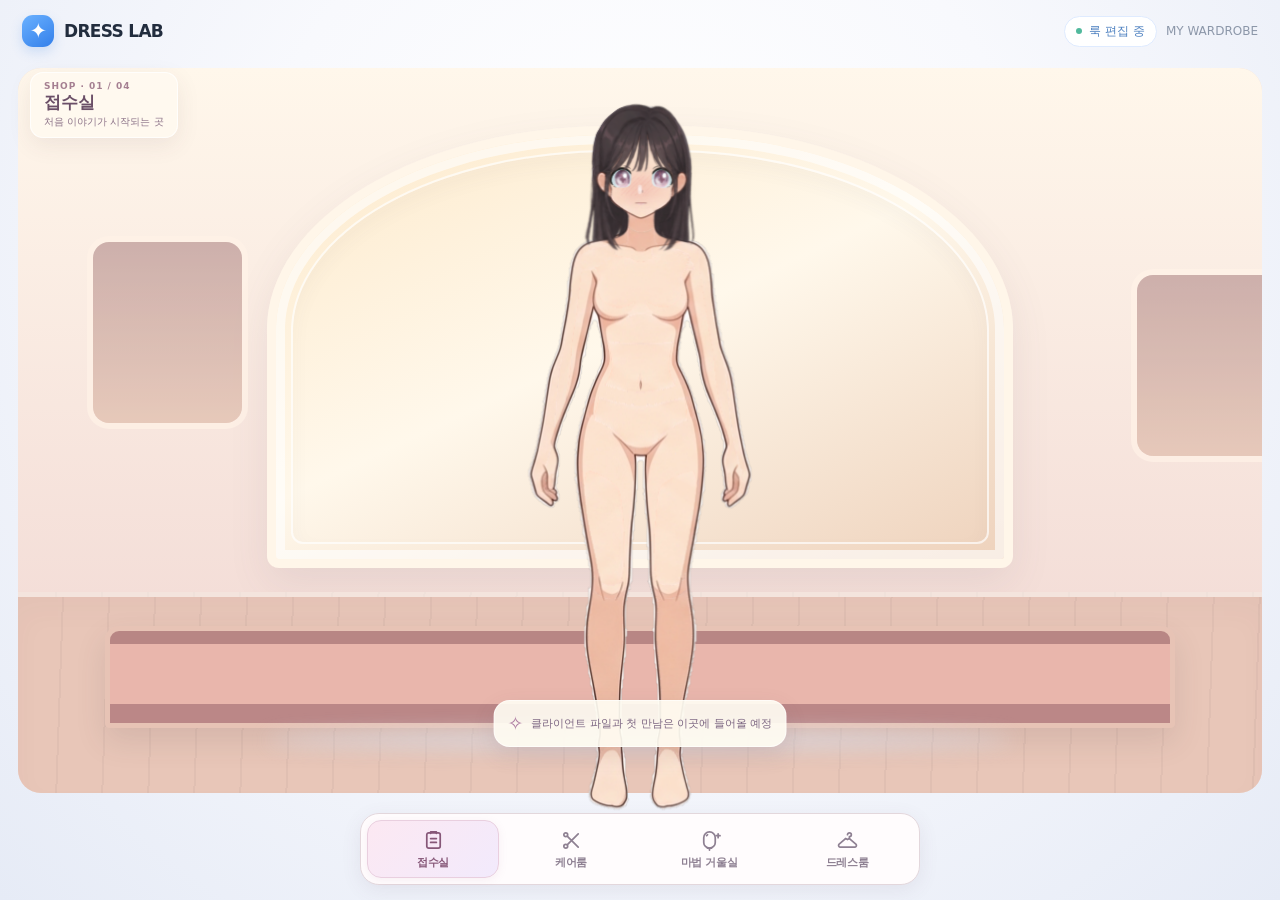
<file: index.html>
<!doctype html>
<html lang="ko"><head><meta charset="UTF-8"><meta name="viewport" content="width=device-width, initial-scale=1, viewport-fit=cover"><meta name="theme-color" content="#f1f4fa"><title>DRESS LAB — 레이어 옷입히기</title><style>
/* Layout redesign: three-column dress-up studio. */
:root{--bg:#f0f3fa;--card:#fff;--text:#222d3e;--sub:#7a8597;--line:#e7eaf0;--blue:#438fee;--blueDark:#327edf;--radius:20px}
*{box-sizing:border-box}
html,body{margin:0;width:100%;min-height:100%;font-family:-apple-system,BlinkMacSystemFont,"Noto Sans KR",Pretendard,system-ui,sans-serif;color:var(--text);background:radial-gradient(circle at 50% 28%,#ffffff 0,#f8f9fd 43%,#e6ebf6 100%)}
body{height:100dvh;overflow:hidden}
button,input,select{font:inherit}button{cursor:pointer;touch-action:manipulation}button:focus-visible,select:focus-visible,input:focus-visible{outline:2px solid var(--blue);outline-offset:2px}
.app-shell{height:100dvh;max-width:1520px;margin:0 auto;padding:12px 18px 15px;display:grid;grid-template-rows:auto minmax(0,1fr) auto;gap:12px;min-height:0}
.topbar{display:flex;align-items:center;justify-content:space-between;gap:14px;padding:0 4px;min-height:38px}
.brand{display:flex;align-items:center;gap:10px;font-weight:800;letter-spacing:-.7px;font-size:17px}.brand-icon{display:grid;place-items:center;background:linear-gradient(145deg,#6ab1ff,#337fea);color:white;width:32px;height:32px;border-radius:11px;font-size:21px;box-shadow:0 5px 12px #458be734}
.top-right{display:flex;align-items:center;gap:9px;color:#8c97a9;font-size:12px}.status-pill{display:inline-flex;align-items:center;gap:7px;border:1px solid #dfebff;border-radius:100px;background:#fff;color:#4d80c0;padding:6px 11px}.status-pill::before{content:"";width:6px;height:6px;border-radius:50%;background:#51b99d}
.workspace{display:grid;grid-template-columns:minmax(240px,280px) minmax(260px,1fr) minmax(265px,355px);gap:14px;min-height:0;align-items:stretch}
.sidebar{display:flex;flex-direction:column;min-height:0;min-width:0;gap:10px}
.segmented{display:grid;align-items:center;gap:4px;background:#fff;border:1px solid #ebeff6;padding:5px;border-radius:19px;box-shadow:0 4px 16px #314c7410;flex:none}
.left-tabs{grid-template-columns:repeat(4,minmax(0,1fr))}
.category-tabs{grid-template-columns:repeat(4,minmax(0,1fr))}
.segmented button{border:0;border-radius:14px;min-width:0;min-height:42px;background:transparent;color:#778295;font-weight:750;font-size:13px;padding:5px 4px;white-space:nowrap}
.segmented button.active,.segmented button[aria-selected="true"]{background:linear-gradient(145deg,#55a5fa,#347de2);color:white;box-shadow:0 4px 9px #418cf53a}
.scroll-card{background:#fff;border:1px solid #eef0f5;border-radius:22px;box-shadow:0 10px 30px #5264820b;min-height:0;overflow-y:auto;overflow-x:hidden;overscroll-behavior:contain;-webkit-overflow-scrolling:touch;scrollbar-width:thin;scrollbar-color:#d5deed transparent;padding:15px 15px 18px;flex:1}
.tab-panel[hidden]{display:none!important}
.panel-heading{display:flex;align-items:center;gap:8px;margin:0 0 13px;min-width:0}.panel-heading h2{font-size:15px;letter-spacing:-.4px;line-height:1.2;margin:0;flex:1}.heading-symbol{color:#6390cc;font-size:21px;line-height:1}.tiny-ghost{border:1px solid #e8edf5;background:#fff;color:#7486a4;border-radius:50%;width:30px;height:30px;font-size:20px;padding:0;display:grid;place-items:center;box-shadow:0 2px 8px #00000009}
.group{border-top:1px solid #eff1f5;margin-top:16px;padding-top:13px}.group h3{font-size:11px;font-weight:750;color:#8793a6;margin:0 0 12px;letter-spacing:-.1px}
.control{margin:0 0 16px}.readout{display:flex;align-items:center;justify-content:space-between;gap:6px;margin-bottom:8px}.readout label{font-size:12px;font-weight:650;color:#374254}.readout output{color:#72819a;font-size:11px;font-variant-numeric:tabular-nums}
input[type=range]{-webkit-appearance:none;appearance:none;width:100%;height:6px;outline:0;border-radius:100px;cursor:pointer;background:linear-gradient(90deg,#458fe9 var(--fill,50%),#e3e7ed var(--fill,50%));margin:3px 0 8px;touch-action:pan-y}
input[type=range]::-webkit-slider-thumb{-webkit-appearance:none;appearance:none;border:2px solid white;box-shadow:0 1px 4px #2d71d43d;width:17px;height:17px;border-radius:50%;background:#468eea}
input[type=range]::-moz-range-thumb{border:2px solid white;box-shadow:0 1px 4px #2d71d43d;width:17px;height:17px;border-radius:50%;background:#468eea}
.skin-presets{display:grid;grid-template-columns:repeat(5,minmax(0,1fr));gap:7px;margin:9px 0 13px}.skin-sample{border:2px solid white;outline:1px solid #e5e2e1;aspect-ratio:1;border-radius:50%;background:var(--tone);padding:0;box-shadow:0 3px 7px #00000014;min-width:0}.skin-sample.chosen{outline:2px solid var(--blue);outline-offset:2px}
.palette-card{margin-top:10px}.palette-heading{display:flex;align-items:center;justify-content:space-between;gap:7px;margin-bottom:9px}.palette-heading label{font-size:12px;font-weight:700}.tone-badge{display:block;width:25px;height:25px;border:3px solid white;border-radius:50%;box-shadow:0 0 0 1px #e6d8d0;background:#fce3cf}
.palette-holder{position:relative;height:154px;overflow:hidden;border-radius:12px;cursor:crosshair;touch-action:none}.palette-holder canvas{width:100%;height:100%;display:block}.palette-cursor{pointer-events:none;position:absolute;width:15px;height:15px;transform:translate(-50%,-50%);border:2px solid white;box-shadow:0 0 0 1px #303b4d,0 2px 5px #0003;border-radius:50%;top:4%;left:17%}
.color-col,.color-row{width:100%}.color-row{margin-top:10px}.color-row label{font-size:11px;color:#68768a;display:block;margin-bottom:7px}#hue,.quick-slider.hue{background:linear-gradient(90deg,#f55,#ffe55c,#65d382,#6ec4ed,#6566fb,#f77dcc,#f55)!important}
.hexrow{display:flex;gap:5px;align-items:center;margin:9px 0}.hexrow input[type=text]{min-width:0;width:100%;padding:7px 6px;border:1px solid #dfe4ed;border-radius:9px;font:600 11px monospace}.hexrow input[type=color]{height:30px;width:33px;flex:none;border:1px solid #e2e6ef;padding:2px;border-radius:8px;background:#fff}.hexrow button{white-space:nowrap;background:#f7f9ff;color:#566781;padding:7px 5px;border:1px solid #e1e6ef;border-radius:9px;font-size:10px}.state-note{font-size:10px;color:#78869c;margin-top:4px}
.center-stage{min-width:0;min-height:0;display:flex;flex-direction:column;align-items:center;justify-content:space-between;position:relative;z-index:0;padding:6px 0 8px}
.stage-caption{display:flex;flex-direction:column;align-items:center;gap:4px;flex:none;text-align:center;z-index:1}.stage-caption .micro{letter-spacing:2px;font-size:10px;color:#95a1b5;font-weight:750}.stage-caption strong{font-size:15px;letter-spacing:-.4px;color:#495d79}
.canvas-bed{touch-action:manipulation;cursor:crosshair;position:relative;display:flex;align-items:center;justify-content:center;flex:1;min-height:0;width:100%;overflow:visible}.canvas-bed:after{content:"";z-index:-1;position:absolute;bottom:6%;left:50%;transform:translateX(-50%);background:#dbe3f1;width:60%;height:20px;border-radius:50%;filter:blur(10px);opacity:.6}
.art{height:min(100%,780px);width:auto;max-width:100%;object-fit:contain;display:block;flex:none}
.stage-controls{display:grid;grid-template-columns:1fr 1fr;gap:11px;width:100%;max-width:245px;flex:none;z-index:1}.stage-controls button{border:1px solid #e5ebf4;border-radius:16px;min-height:47px;color:#5a7192;background:#fff;font-size:12px;font-weight:750;box-shadow:0 6px 12px #4b658014}.stage-controls button span{display:block;font-size:19px;line-height:1.15;margin-bottom:2px;color:#7e9dc5}
.selected-count{margin-left:auto;color:#80a1d1;font-weight:700;font-size:10px;white-space:nowrap}
.wardrobe-presets{display:grid;grid-template-columns:repeat(2,minmax(0,1fr));gap:5px;margin:0 0 13px}.wardrobe-presets button{padding:8px 3px;border:1px solid #e2e9f4;background:#f8faff;color:#5877a2;border-radius:10px;font-size:10px;font-weight:750;min-height:32px}.wardrobe-presets button.primary{background:#e6f1ff;color:#3579ce;border-color:#bcdcff}
.wardrobe-group{margin-bottom:14px}.wardrobe-group[hidden]{display:none!important}.wardrobe-title{display:flex;align-items:center;justify-content:space-between;gap:5px;margin-bottom:7px}.wardrobe-title h3{font-size:12px;display:flex;align-items:center;gap:5px;color:#40516b;margin:0;font-weight:750;letter-spacing:-.25px}.wardrobe-title h3 span{font-size:14px}.swatch-button{min-width:20px;min-height:20px;border-radius:50%;border:3px solid white;outline:1px solid #d1d9e8;background:var(--swatch,#eee);padding:0;box-shadow:0 1px 3px #0002}
.cloth-grid{display:grid;grid-template-columns:repeat(3,minmax(0,1fr));gap:6px}.garment-card{padding:3px;border:2px solid transparent;background:#f6f7fa;border-radius:12px;min-width:0;min-height:74px;display:flex;flex-direction:column;align-items:center;justify-content:center;gap:3px;color:#79869a;transition:border-color .1s,background .1s}.garment-card.selected{border-color:var(--blue);background:#eef6ff;box-shadow:0 1px 4px #2f7fdf2a;color:#356cae}.garment-preview{width:100%;height:66px;display:grid;place-items:center;overflow:hidden}.garment-preview img{max-width:100%;max-height:100%;width:100%;height:100%;object-fit:contain}.garment-none{font-size:23px;color:#b6becc}.garment-card small{display:block;max-width:100%;font-size:9px;font-weight:650;line-height:1.25;word-break:keep-all;text-align:center;overflow-wrap:anywhere}
.color-editor{border-top:1px solid #edf0f5;margin-top:10px;padding-top:14px}.color-header{display:flex;align-items:center;gap:7px;margin-bottom:11px}.color-header h3{margin:0;flex:1;font-size:13px}.color-header .heading-symbol{font-size:16px}.color-select-row{display:flex;gap:5px;align-items:center;margin-bottom:12px}#quickColorTarget{min-width:0;width:100%;background:#f8faff;border:1px solid #e2e9f4;border-radius:10px;padding:8px 5px;color:#5b6c84;font-size:11px;font-weight:750}.quick-swatch{width:29px;height:29px;border-radius:50%;background:#666;box-shadow:0 0 0 1px #c5d1e1, inset 0 0 0 3px white;flex:none}
.quick-row{margin:0 0 11px}.quick-row label{display:flex;align-items:center;justify-content:space-between;color:#5c6c81;font-size:11px;font-weight:650;margin-bottom:3px}.quick-row output{font-size:10px;color:#8d98a7}.quick-slider{height:7px!important;margin-bottom:3px!important}.quick-reset{background:#f5f8fc;border:1px solid #e5e9f1;color:#7b8a9e;border-radius:8px;padding:7px 9px;font-size:10px;font-weight:750;width:100%}
.footer{display:flex;justify-content:center;align-items:center;gap:10px;min-height:57px}.done-button{background:linear-gradient(135deg,#56a7fa,#337fe8);border:1px solid #5eaeff;color:white;box-shadow:0 7px 17px #4088ea42;font-size:17px;font-weight:800;letter-spacing:-.3px;border-radius:18px;min-height:54px;width:min(460px,100%)}.done-button .hanger{font-size:19px;margin-right:9px}.footer-tip{font-size:11px;color:#9daabd;white-space:nowrap}
@media(min-width:960px){.scroll-card{padding:17px 17px 20px}.cloth-grid{gap:8px}.garment-card{min-height:90px}.garment-preview{height:78px}.garment-card small{font-size:10px}.workspace{gap:18px}.footer{margin-top:0}}
@media(max-width:860px){
 .app-shell{padding:7px 7px max(8px,env(safe-area-inset-bottom));gap:6px;grid-template-rows:auto minmax(0,1fr) auto}
 .topbar{min-height:25px;padding:0 5px}.brand{font-size:12px;gap:6px}.brand-icon{width:23px;height:23px;border-radius:7px;font-size:15px}.top-right{font-size:9px}.status-pill{padding:4px 7px;font-size:9px}
 .workspace{grid-template-columns:minmax(0,30%) minmax(0,37%) minmax(0,33%);gap:4px}
 .sidebar{gap:5px}.segmented{border-radius:12px;padding:3px;gap:1px}.segmented button{font-size:10px;padding:3px 0;min-height:31px;border-radius:9px}
 .scroll-card{border-radius:13px;padding:9px 6px 13px;box-shadow:0 2px 10px #5264820b}
 .panel-heading{gap:3px;margin-bottom:9px}.panel-heading h2{font-size:10px;letter-spacing:-.25px}.heading-symbol{font-size:14px}.tiny-ghost{width:21px;height:21px;font-size:14px}
 .group{margin-top:10px;padding-top:9px}.group h3{font-size:9px;margin-bottom:10px}
 .control{margin-bottom:13px}.readout{margin-bottom:5px;flex-wrap:wrap;gap:1px}.readout label{font-size:9px;line-height:1.3}.readout output{font-size:9px}
 input[type=range]{height:5px;margin:4px 0 8px}input[type=range]::-webkit-slider-thumb{width:14px;height:14px}input[type=range]::-moz-range-thumb{width:14px;height:14px}
 .skin-presets{gap:4px;grid-template-columns:repeat(3,1fr)}.palette-heading label{font-size:9px}.palette-holder{height:100px}.hexrow{flex-wrap:wrap}.hexrow input[type=text]{font-size:9px}.hexrow button{flex:1;font-size:9px}.state-note{font-size:9px}
 .center-stage{padding:3px 0 4px}.stage-caption .micro{font-size:7px;letter-spacing:1px}.stage-caption strong{font-size:10px}.canvas-bed{overflow:hidden}.art{max-width:none;width:187%;height:auto;max-height:100%;object-fit:contain}
 .stage-controls{gap:3px;max-width:128px}.stage-controls button{border-radius:10px;min-height:36px;padding:5px 1px;font-size:9px}.stage-controls button span{font-size:14px}
 .right-heading{margin-bottom:7px}.selected-count{font-size:8px}
 .wardrobe-presets{gap:3px;margin:0 0 10px;grid-template-columns:repeat(2,minmax(0,1fr))}.wardrobe-presets button{font-size:8px;line-height:1.15;min-height:28px;padding:4px 2px;border-radius:7px}
 .wardrobe-group{margin-bottom:10px}.wardrobe-title{gap:2px;margin-bottom:5px}.wardrobe-title h3{font-size:9px}.wardrobe-title h3 span{font-size:10px}.swatch-button{min-width:16px;min-height:16px}
 .cloth-grid{gap:3px}.garment-card{border-width:1.5px;border-radius:7px;min-height:48px;padding:2px 1px;gap:0}.garment-preview{height:40px}.garment-none{font-size:16px}.garment-card small{font-size:7px;letter-spacing:-.3px}
 .color-editor{margin-top:7px;padding-top:10px}.color-header h3{font-size:10px}.color-header .heading-symbol{font-size:13px}.color-select-row{gap:3px}.quick-swatch{width:19px;height:19px}#quickColorTarget{font-size:9px;padding:6px 2px}.quick-row{margin-bottom:8px}.quick-row label{font-size:9px}.quick-reset{font-size:9px}
 .footer{min-height:38px}.done-button{font-size:12px;min-height:37px;max-width:250px;border-radius:13px}.done-button .hanger{font-size:14px;margin-right:5px}.footer-tip{display:none}
}
@media(max-width:370px){.workspace{grid-template-columns:minmax(0,29%) minmax(0,38%) minmax(0,33%)}.scroll-card{padding:8px 4px 10px}.cloth-grid{gap:2px}.garment-card small{font-size:6.5px}.brand{font-size:11px}}
@media(max-height:650px){.app-shell{gap:4px;padding-top:3px}.topbar{min-height:20px}.footer{min-height:31px}.done-button{min-height:30px}.stage-caption{display:none}.stage-controls button{min-height:30px}.stage-controls button span{display:inline;margin-right:3px}}

.face-eyes-grid{display:grid;grid-template-columns:repeat(2,minmax(0,1fr));gap:7px}.eye-option{display:flex;flex-direction:column;align-items:center;justify-content:center;gap:6px;min-height:75px;border:2px solid #dce6f2;background:#f8faff;border-radius:12px;color:#536783;font-size:11px;font-weight:700}.eye-option.selected{border-color:var(--blue);background:#edf5ff;color:#3178d2}.eye-icon{font-size:23px;color:#36465e}.blink-toggle{display:flex;align-items:center;gap:7px;font-size:12px;margin-bottom:15px;line-height:1.4}.blink-toggle input{accent-color:#438fee}.face-preview-button{padding:10px 7px;width:100%;border-radius:10px;background:#e9f2ff;color:#367bce;border:1px solid #c4dfff;font-size:11px;font-weight:750}@media(max-width:860px){.eye-option{min-height:54px;font-size:9px;padding:4px}.eye-icon{font-size:16px}.blink-toggle{font-size:9px;align-items:flex-start}.face-preview-button{font-size:9px;padding:7px 3px}}

/* Face / iris palette; narrow enough for the existing mobile sidebar. */
.iris-palette{display:grid;grid-template-columns:repeat(3,minmax(0,1fr));gap:6px;margin:8px 0 13px}
.iris-choice{min-width:0;padding:7px 2px;border:1px solid #e4eaf3;border-radius:11px;background:#f8faff;display:flex;flex-direction:column;align-items:center;justify-content:center;gap:4px;font-size:10px;font-weight:700;color:#5b6b83}
.iris-choice.selected{background:#edf6ff;border-color:#5496eb;box-shadow:0 0 0 1px #5496eb inset;color:#3272b8}
.iris-swatch{display:block;width:25px;height:25px;border-radius:50%;background:radial-gradient(circle at 28% 23%,#ffffffc9 0 9%,var(--iris-color) 18% 65%,#263040 95%);border:2px solid #fff;box-shadow:0 0 0 1px #bfcbdc}
.iris-picker-row{display:flex;justify-content:space-between;align-items:center;flex-wrap:wrap;gap:6px;margin-bottom:8px}
.iris-picker-row label{font-size:11px;color:#5f6b7e;font-weight:700}
.iris-picker-fields{display:flex;align-items:center;gap:5px;width:100%}
.iris-picker-fields input[type=color]{width:38px;height:33px;min-width:0;flex:none;border:1px solid #dce4ee;border-radius:9px;padding:2px;background:white}
.iris-picker-fields input[type=text]{min-width:0;width:100%;height:33px;padding:5px 7px;border:1px solid #dce4ee;border-radius:9px;font-size:11px;font-family:ui-monospace,monospace}
.iris-reset{width:100%;padding:9px 4px;border-radius:9px;background:#f5f8fc;border:1px solid #e0e7f1;color:#597497;font-size:11px;font-weight:750}
@media(max-width:860px){.iris-palette{gap:3px;margin-bottom:10px}.iris-choice{padding:5px 1px;font-size:8px;border-radius:7px}.iris-swatch{width:18px;height:18px}.iris-picker-row label{font-size:9px}.iris-picker-fields{gap:3px}.iris-picker-fields input[type=color]{width:28px;height:28px}.iris-picker-fields input[type=text]{font-size:9px;height:28px;padding:3px}.iris-reset{font-size:9px;padding:7px 2px}}

/* Hair tab: compact four-tab mobile layout and an expandable hairstyle registry. */
.left-tabs button {letter-spacing:-.35px}
.hair-style-grid {display:grid;grid-template-columns:repeat(2,minmax(0,1fr));gap:8px}
.hair-option {display:flex;flex-direction:column;gap:6px;align-items:center;justify-content:center;
 min-width:0;padding:7px 3px;border:2px solid transparent;border-radius:13px;background:#f6f7fa;color:#64748b;font-size:11px;font-weight:750}
.hair-option.selected {border-color:var(--blue);background:#edf6ff;color:#2872cc}
.hair-option .hair-thumb {display:flex;align-items:center;justify-content:center;width:100%;height:85px;overflow:hidden;border-radius:9px;background:#ffffffb8}
.hair-option .hair-thumb img {width:70px;height:85px;object-fit:contain;object-position:center;display:block}
.hair-option .hair-none-icon {font-size:27px;color:#b1bdd0}
.hair-motion-toggle {display:flex;gap:7px;align-items:center;font-size:12px;margin-bottom:13px;color:#43536b;line-height:1.4}
.hair-motion-toggle input {accent-color:#438fee}
.hair-tip {font-size:10px;color:#8895a9;line-height:1.5}
@media(max-width:860px){
 .left-tabs button{font-size:9px;letter-spacing:-.8px;padding-left:0;padding-right:0}
 .hair-style-grid{gap:4px}
 .hair-option{padding:3px 1px;border-width:1.5px;border-radius:8px;font-size:8px;gap:3px}
 .hair-option .hair-thumb{height:53px}
 .hair-option .hair-thumb img{height:52px;width:46px}
 .hair-option .hair-none-icon{font-size:18px}
 .hair-motion-toggle{font-size:9px;align-items:flex-start}
 .hair-tip{font-size:9px}
}

.canvas-bed.wide-outfit .art{max-width:100%;width:auto;height:100%;max-height:100%;object-fit:contain}
@media(max-width:860px){.canvas-bed.wide-outfit .art{max-width:100%;width:100%;height:auto;max-height:100%;object-fit:contain}}
</style><link rel="stylesheet" href="app/room-navigation.css">
<link rel="stylesheet" href="app/care-room.css"></head><body>
<div class="app-shell">
<header class="topbar"><div class="brand"><span class="brand-icon">✦</span><span>DRESS LAB</span></div><div class="top-right"><span class="status-pill">룩 편집 중</span><span>MY WARDROBE</span></div></header>
<main class="workspace">
<aside class="sidebar left-sidebar" aria-label="체형과 얼굴, 머리카락">
 <div class="segmented left-tabs" role="tablist" aria-label="왼쪽 편집 메뉴">
  <button class="tab active" id="tab-body" type="button" role="tab" aria-selected="true" aria-controls="panel-body">체형</button>
  <button class="tab" id="tab-skin" type="button" role="tab" aria-selected="false" aria-controls="panel-skin">피부톤</button>
   <button class="tab" id="tab-face" type="button" role="tab" aria-selected="false" aria-controls="panel-face">얼굴</button>
   <button class="tab" id="tab-hair" type="button" role="tab" aria-selected="false" aria-controls="panel-hair">머리</button>
 </div>
 <div class="scroll-card" id="leftScroll"><section id="panel-body" class="tab-panel" role="tabpanel" aria-labelledby="tab-body">
<div class="panel-heading"><span class="heading-symbol">♙</span><h2>체형 조절</h2><button class="tiny-ghost" id="resetBody" type="button" title="체형만 초기화" aria-label="체형만 초기화">↻</button></div>
<div class="group"><h3>머리 · 어깨 · 가슴</h3>
<div class="control"><div class="readout"><label for="head">머리 크기</label><output></output></div><input id="head" type="range" min="90" max="113" value="100" step="1"></div>
<div class="control"><div class="readout"><label for="neck">목 길이</label><output></output></div><input id="neck" type="range" min="78" max="127" value="100" step="1"></div>
<div class="control"><div class="readout"><label for="shoulders">어깨 너비</label><output></output></div><input id="shoulders" type="range" min="89" max="116" value="100" step="1"></div>
<div class="control"><div class="readout"><label for="bust">바스트</label><output></output></div><input id="bust" type="range" min="89" max="119" value="100" step="1"></div>
</div><div class="group"><h3>허리 · 골반</h3>
<div class="control"><div class="readout"><label for="waist">허리</label><output></output></div><input id="waist" type="range" min="86" max="117" value="100" step="1"></div>
<div class="control"><div class="readout"><label for="hips">골반</label><output></output></div><input id="hips" type="range" min="88" max="116" value="100" step="1"></div>
<div class="control"><div class="readout"><label for="ratio">상하체 비율</label><output></output></div><input id="ratio" type="range" min="82" max="118" value="100" step="1"></div>
</div><div class="group"><h3>팔</h3>
<div class="control"><div class="readout"><label for="arms">팔 굵기</label><output></output></div><input id="arms" type="range" min="91" max="111" value="100" step="1"></div>
<div class="control"><div class="readout"><label for="armLength">팔 길이</label><output></output></div><input id="armLength" type="range" min="88" max="114" value="100" step="1"></div>
</div><div class="group"><h3>하체</h3>
<div class="control"><div class="readout"><label for="thighs">허벅지 굵기</label><output></output></div><input id="thighs" type="range" min="93" max="114" value="100" step="1"></div>
<div class="control"><div class="readout"><label for="calves">종아리 굵기</label><output></output></div><input id="calves" type="range" min="94" max="112" value="100" step="1"></div>
</div>
</section>
<section id="panel-skin" class="tab-panel" role="tabpanel" aria-labelledby="tab-skin" hidden>
<div class="panel-heading"><span class="heading-symbol">◉</span><h2>피부톤</h2></div><div class="skin-presets"><button class="skin-sample" type="button" data-skin="#FCE3CF" aria-label="기본 피부톤" style="--tone:#FCE3CF"></button><button class="skin-sample" type="button" data-skin="#F2CDB5" aria-label="피부톤 2" style="--tone:#F2CDB5"></button><button class="skin-sample" type="button" data-skin="#DBA781" aria-label="피부톤 3" style="--tone:#DBA781"></button><button class="skin-sample" type="button" data-skin="#AC7554" aria-label="피부톤 4" style="--tone:#AC7554"></button><button class="skin-sample" type="button" data-skin="#7C4E3D" aria-label="피부톤 5" style="--tone:#7C4E3D"></button></div>
<div class="palette-card">
 <div class="palette-heading"><label for="svPalette">피부색 팔레트</label><div class="swatch-preview"><span id="tonePreview" class="tone-badge"></span></div></div>
 <div id="paletteHolder" class="palette-holder"><canvas id="svPalette" width="360" height="194" role="img" aria-label="가로로 채도, 세로로 밝기를 지정하는 피부톤 팔레트"></canvas><div id="paletteCursor" class="palette-cursor"></div></div>
 <div class="color-row"><div class="color-col"><label for="hue">색상</label><input id="hue" type="range" min="0" max="360" value="25" step="1"></div></div>
 <div class="hexrow"><input id="skinHex" type="text" inputmode="text" spellcheck="false" maxlength="7" aria-label="피부톤 HEX 색상값" value="#FCE3CF"><input id="nativeColor" type="color" aria-label="기기의 기본 색상 선택기" value="#fce3cf"><button class="color-reset" id="originalSkin" type="button">원본 색상</button></div>
 <div class="group"><div class="control"><div class="readout"><label for="skinStrength">피부톤 적용 강도</label><output></output></div><input id="skinStrength" type="range" min="0" max="100" value="100" step="1"></div></div>
 <p class="state-note" id="skinStatus">원본 피부톤 적용 중</p>
 <p class="skin-info">팔레트 안을 누르거나 드래그하면 색을 바꿀 수 있다. 아래 색상 막대로 계열을 선택하며, HEX 입력 또는 기기 색상 선택기도 사용할 수 있다.</p>
</div>
</section>
 <section id="panel-face" class="tab-panel" role="tabpanel" aria-labelledby="tab-face" hidden>
  <div class="panel-heading"><span class="heading-symbol">◡</span><h2>얼굴 · 눈</h2></div>
  <div class="group"><h3>눈 모양</h3>
   <div class="face-eyes-grid" id="faceEyeOptions"><button type="button" class="eye-option selected" data-eye="default" aria-pressed="true"><span class="eye-icon">◡ ◡</span><span>기본 눈</span></button></div>
   <p class="state-note">눈은 항상 장착된다. 인형 화면을 탭하면 눈동자가 상하좌우로 움직인다. 위아래를 볼 때 홍채 일부가 눈꺼풀에 자연스럽게 가려진다.</p>
  </div>
  <div class="group iris-controls"><h3>눈동자 색상</h3>
   <div class="iris-palette" id="irisPresets" role="group" aria-label="홍채 색상 선택">
    <button type="button" class="iris-choice selected" data-iris="original" aria-pressed="true" aria-label="원본 홍채색"><span class="iris-swatch" style="--iris-color:#9d7a8e"></span><span>원본</span></button>
    <button type="button" class="iris-choice" data-iris="#79503d" aria-pressed="false" aria-label="갈색 홍채"><span class="iris-swatch" style="--iris-color:#79503d"></span><span>갈색</span></button>
    <button type="button" class="iris-choice" data-iris="#547fc2" aria-pressed="false" aria-label="파란색 홍채"><span class="iris-swatch" style="--iris-color:#547fc2"></span><span>파랑</span></button>
    <button type="button" class="iris-choice" data-iris="#598c69" aria-pressed="false" aria-label="초록색 홍채"><span class="iris-swatch" style="--iris-color:#598c69"></span><span>초록</span></button>
    <button type="button" class="iris-choice" data-iris="#8a8b98" aria-pressed="false" aria-label="회색 홍채"><span class="iris-swatch" style="--iris-color:#8a8b98"></span><span>회색</span></button>
    <button type="button" class="iris-choice" data-iris="#d6aa52" aria-pressed="false" aria-label="호박색 홍채"><span class="iris-swatch" style="--iris-color:#d6aa52"></span><span>호박</span></button>
   </div>
   <div class="iris-picker-row"><label for="irisColorPicker">직접 선택</label><div class="iris-picker-fields"><input type="color" id="irisColorPicker" value="#9d7a8e" aria-label="눈동자 색상 선택기"><input type="text" id="irisHex" value="#9D7A8E" maxlength="7" inputmode="text" spellcheck="false" aria-label="눈동자 색상 HEX 값"></div></div>
   <button type="button" class="iris-reset" id="irisColorReset">원본 홍채색으로 되돌리기</button>
   <p class="state-note">홍채 질감과 빛 반사는 유지한 채 색상이 바뀐다.</p>
  </div>
  <div class="group"><h3>눈 깜박임</h3>
   <label class="blink-toggle"><input id="blinkEnabled" type="checkbox" checked><span>자동으로 눈 깜박이기</span></label>
   <div class="control"><div class="readout"><label for="blinkSpeed">깜박임 간격</label><output id="blinkSpeedLabel">보통</output></div><input id="blinkSpeed" type="range" min="2" max="8" step="1" value="4"></div>
   <button id="blinkNow" class="face-preview-button" type="button">지금 눈 깜박이기</button>
  </div>
 </section>
<section id="panel-hair" class="tab-panel" role="tabpanel" aria-labelledby="tab-hair" hidden>
 <div class="panel-heading"><span class="heading-symbol">♧</span><h2>머리카락</h2></div>
 <div class="group"><h3>헤어스타일</h3>
  <div class="hair-style-grid" id="hairStyleOptions" role="group" aria-label="머리카락 스타일 선택">
   <button type="button" class="hair-option selected" data-hair="softBrown" aria-pressed="true">
    <span class="hair-thumb"><img id="hairStylePreview" alt="갈색 미디엄 헤어 미리보기"></span><span>미디엄 헤어</span>
   </button>
   <button type="button" class="hair-option" data-hair="none" aria-pressed="false">
    <span class="hair-thumb hair-none-icon" aria-hidden="true">∅</span><span>머리 없음</span>
   </button>
  </div>
  <p class="hair-tip">현재 첨부한 헤어를 기본으로 장착했다. 이후 다른 스타일도 추가할 수 있다.</p>
 </div>
 <div class="group"><h3>자연스러운 움직임</h3>
  <label class="hair-motion-toggle" for="hairSwayEnabled"><input type="checkbox" id="hairSwayEnabled" checked><span>머리끝 살랑이기</span></label>
  <div class="control">
   <div class="readout"><label for="hairSwayStrength">살랑임 강도</label><output id="hairSwayOutput">45%</output></div>
   <input id="hairSwayStrength" type="range" min="0" max="100" value="45" step="1">
  </div>
  <p class="hair-tip">머리 윗부분은 고정되고 양옆 머리끝이 가볍게 움직인다. 머리 크기와 목 길이 변형에도 따라간다.</p>
 </div>
</section>
</div>
</aside>
<section class="center-stage" aria-label="인형 미리보기">
 <div class="stage-caption"><span class="micro">DRESS-UP STUDIO</span><strong>오늘의 스타일</strong></div>
 <div class="canvas-bed"><canvas id="view" class="art" width="400" height="825" role="img" aria-label="의상을 입힌 인형"></canvas></div>
 <div class="stage-controls"><button id="randomLook" type="button"><span>⚄</span>랜덤</button><button id="reset" type="button"><span>↻</span>초기화</button></div>
</section>
<aside class="sidebar right-sidebar" aria-label="의상과 색상">
 <div class="segmented category-tabs" role="group" aria-label="의상 필터"><button type="button" data-filter="upper">상체</button><button type="button" data-filter="lower">하체</button><button type="button" data-filter="accessory">장식</button><button type="button" data-filter="all" class="active">전체</button></div>
 <div class="scroll-card right-scroll" id="rightScroll"><section id="panel-wardrobe" class="tab-panel" role="region" aria-label="옷장 편집">
<div class="panel-heading right-heading"><span class="heading-symbol">♜</span><h2>옷장</h2><span id="selectionCount" class="selected-count">0 착용</span></div>

<div class="wardrobe-presets"><button type="button" id="removeAllOutfit">의상 모두 벗기</button></div>
<div id="wardrobeGroups"></div>

</section>

 <section class="color-editor" id="colorEditor"><div class="color-header"><span class="heading-symbol">◉</span><h3>색상 조절</h3><button type="button" id="jumpWardrobe" class="tiny-ghost" title="옷장 맨 위로" aria-label="옷장 맨 위로">↑</button></div>
  <div class="color-select-row"><select id="quickColorTarget" aria-label="색상을 바꿀 의상 선택"></select><span id="quickColorSwatch" class="quick-swatch"></span></div>
  <div class="quick-row"><label for="quickHue">색조 <output id="quickHueVal">0°</output></label><input type="range" id="quickHue" class="quick-slider hue" min="0" max="360" value="0"></div>
  <div class="quick-row"><label for="quickSat">채도 <output id="quickSatVal">0%</output></label><input type="range" id="quickSat" class="quick-slider" min="0" max="100" value="0"></div>
  <div class="quick-row"><label for="quickVal">밝기 <output id="quickValVal">0%</output></label><input type="range" id="quickVal" class="quick-slider" min="0" max="100" value="0"></div>
  <button id="quickColorReset" type="button" class="quick-reset">선택한 의상 원본 색상</button>
 </section>
 </div>
</aside>
</main>
<footer class="footer"><button id="save" type="button" class="done-button"><span class="hanger">♧</span>코디 완성 · PNG 저장</button><span class="footer-tip">데님 팬츠 교체 · 블랙 탑 4종 추가</span></footer>
</div>

<script src="app/wardrobe-extension.js"></script>
<script>

'use strict';
const OUTFIT_SOURCES = {"shirt": "assets/legacy/sprite-001.png", "pants": "assets/legacy/sprite-002.png", "whiteShirt": "assets/legacy/sprite-003.png", "shirtErase": "assets/legacy/sprite-004.png"};
const ADDITIONAL_SOURCES = {"ivoryBodice":"assets/legacy/sprite-005.png","ivorySleeves":"assets/legacy/sprite-006.png","brownVest":"assets/legacy/sprite-007.png","plaidSkirt":"assets/legacy/sprite-008.png","brownSocks":"assets/legacy/sprite-009.png","brownLoafers":"assets/legacy/sprite-010.png","neckRibbon":"assets/legacy/sprite-011.png"};
const BLACK_OUTFIT_SOURCES={
 'silverNecklace':'assets/legacy/sprite-012.png',
 'silverWaistChain':'assets/legacy/sprite-013.png',
 'blackSlacks':'assets/legacy/sprite-014.png',
 'blackSleeves':'assets/legacy/sprite-015.png',
 'blackBodice':'assets/legacy/sprite-016.png'
};
const SOURCES = {"base_fill": "assets/legacy/sprite-017.png", "head": "assets/legacy/sprite-018.png", "neck_chest": "assets/legacy/sprite-019.png", "arm_left": "assets/legacy/sprite-020.png", "arm_right": "assets/legacy/sprite-021.png", "shoulder_left": "assets/legacy/sprite-022.png", "shoulder_right": "assets/legacy/sprite-023.png", "waist": "assets/legacy/sprite-024.png", "pelvis": "assets/legacy/sprite-025.png", "thigh_left": "assets/legacy/sprite-026.png", "thigh_right": "assets/legacy/sprite-027.png", "shin_left": "assets/legacy/sprite-028.png", "shin_right": "assets/legacy/sprite-029.png"};
const placement = {
 head:[80,17,89,112], neck_chest:[75,118,100,115], shoulder_left:[54,154,47,28],shoulder_right:[134,155,45,27],
 waist:[81,251,87,54], pelvis:[67,306,117,67],thigh_left:[61,359,60,139],thigh_right:[127,363,60,135],
 shin_left:[72,499,41,221],shin_right:[136,499,43,221],arm_left:[24,157,45,254],arm_right:[178,153,54,263]
};
const order=['base_fill','head','neck_chest','arm_left','arm_right','shoulder_left','shoulder_right','waist','pelvis','thigh_left','thigh_right','shin_left','shin_right'];
const ID=['head','neck','shoulders','bust','waist','hips','ratio','arms','armLength','thighs','calves','skinStrength'];
const $=id=>document.getElementById(id);
const input=Object.fromEntries(ID.map(id=>[id,$(id)]));
const COAT_OUTFIT_SOURCES={
 'blackCoatBack':'assets/legacy/sprite-030.png',
 'blackCoatFront':'assets/legacy/sprite-031.png',
 'blackCoatSleeves':'assets/legacy/sprite-032.png'
};
const TOP_OUTFIT_SOURCES={
  'blackCamiTop':'assets/legacy/sprite-033.png',
  'blackTankTop':'assets/legacy/sprite-034.png',
  'blackHalterTop':'assets/legacy/sprite-035.png',
  'blackTubeTop':'assets/legacy/sprite-036.png'
};
const emptyOutfitDefault={upper:'none',top:'none',vest:'none',outer:'none',skirt:'none',lower:'none',socks:'none',shoes:'none',neck:'none',waistAccessory:'none'};
const wardrobeLayers=[
 {id:'upper',label:'이너 상의',items:[['blackTurtleneck','블랙 터틀넥(소매 포함)'],['ivoryBlouse','아이보리 블라우스'],['whiteShirt','화이트 와이셔츠'],['shirt','기본 티셔츠'],['none','없음']]},
 {id:'top',label:'탑',items:[['blackTubeTop','블랙 튜브톱'],['blackHalterTop','블랙 홀터넥 톱'],['blackTankTop','블랙 탱크톱'],['blackCamiTop','블랙 끈나시 톱'],['none','없음']]},
 {id:'vest',label:'조끼',items:[['brownVest','브라운 조끼'],['none','없음']]},
 {id:'outer',label:'아우터',items:[['blackCoat','블랙 코트'],['none','없음']]},
 {id:'skirt',label:'스커트',items:[['plaidSkirt','체크 플리츠스커트'],['none','없음']]},
 {id:'lower',label:'바지',items:[['blackSlacks','블랙 슬랙스'],['pants','블루 슬림진'],['none','없음']]},
 {id:'socks',label:'양말',items:[['brownSocks','브라운 스타킹'],['none','없음']]},
 {id:'shoes',label:'신발',items:[['brownLoafers','브라운 로퍼'],['none','없음']]},
 {id:'neck',label:'목 장식',items:[['silverNecklace','실버 목걸이'],['neckRibbon','브라운 리본'],['none','없음']]},
 {id:'waistAccessory',label:'허리 장식',items:[['silverWaistChain','실버 체인'],['none','없음']]}
];
const originalGarmentColors={
 shirt:'#80B3E0',whiteShirt:'#F3F1F2',ivoryBlouse:'#D6BEAF',ivoryBodice:'#D6BEAF',ivorySleeves:'#D6BEAF',
 brownVest:'#48372F',plaidSkirt:'#554035',pants:'#5885AC',blackTubeTop:'#26252A',blackHalterTop:'#26252A',blackTankTop:'#26252A',blackCamiTop:'#26252A',brownSocks:'#432E26',
 brownLoafers:'#402D27',neckRibbon:'#52382D',blackTurtleneck:'#29282B',blackSlacks:'#333136',blackCoat:'#2B2A2F',blackCoatBack:'#2B2A2F',blackCoatFront:'#2B2A2F',blackCoatSleeves:'#2B2A2F',silverNecklace:'#D9D8D8',silverWaistChain:'#D9D8D8'
};
const garmentColors={...originalGarmentColors};
const selectedLayers={...emptyOutfitDefault};
const outfitImages={};
const eraseSource=document.createElement('canvas');eraseSource.width=252;eraseSource.height=730;
let erasePixels=null;
let outfitSource=null, outfitCtx=null;
let backOutfitSource=null, backOutfitCtx=null;
let outfitPixels=null, backOutfitPixels=null, outfitTemp=document.createElement('canvas');
const layerUI={};
const layerColorHSV={};
const imageGroup={ivoryBlouse:['ivorySleeves','ivoryBodice'],blackTurtleneck:['blackSleeves','blackBodice'],blackCoat:['blackCoatSleeves','blackCoatBack','blackCoatFront']};
const layerDrawOrder=['socks','shoes','top','upper','lower','skirt','vest','outer','neck','waistAccessory'];
const behindBodyKeys=new Set(['blackCoatBack']);
const skinColorDefault='#fce3cf';
let skinColor=skinColorDefault, skinSelected=false;
let hsv={h:25,s:0.18,v:0.988};
const paletteCanvas=$('svPalette'), paletteHolder=$('paletteHolder'), paletteCursor=$('paletteCursor');
const tonePreview=$('tonePreview'), hueBar=$('hue'), skinHex=$('skinHex'),nativeColor=$('nativeColor'),skinStatus=$('skinStatus');
// Eye-frame registry: each entry may provide open, half, and closed PNGs.
const FACE_EYE_REGISTRY={default:{label:'기본 눈',frames:["assets/legacy/sprite-037.png","assets/legacy/sprite-038.png","assets/legacy/sprite-039.png"]}};
let currentEye='default',blinkFrame=0,blinkTimer=0,blinkPhase=0;
const eyeFrames=FACE_EYE_REGISTRY.default.frames.map(src=>{const image=new Image();image.src=src;return image});
const eyeIrisLayer=new Image();eyeIrisLayer.src='assets/legacy/sprite-040.png';
const eyeHighlightLayer=new Image();eyeHighlightLayer.src='assets/legacy/sprite-041.png';

// The source eyelids, sclera, iris, and catchlights all share 252×730 doll coordinates.
// Blue-white clip masks are extracted from the exact open and half-open sclera pixels.
const eyeScleraMasks = ['assets/legacy/sprite-042.png','assets/legacy/sprite-043.png'].map(src=>{const img=new Image();img.src=src;return img});
// All face textures use the base doll's 252 × 730 source coordinates.
// The head sprite follows exactly the same eye-area transform as texturePoint().
const FACE_EYE_TRACK={centerX:124.5,centerY:89,maxX:6.2,maxY:7.0};
const gazeState={targetX:0,currentX:0,velocityX:0,targetY:0,currentY:0,velocityY:0,boing:0,active:false,lastTs:0,
 highlightX:0,highlightVelocityX:0,highlightY:0,highlightVelocityY:0,highlightFollowY:0,highlightFollowVelocityY:0,irisHistory:[]};
const clampValue=(v,lo,hi)=>Math.min(hi,Math.max(lo,v));
let eyeOverlayBuffer=null,eyeOverlayCtx=null,scleraToneBuffer=null,scleraToneCtx=null;

// Re-tint only the iris image, preserving the original alpha, shadows and radial grain.
// 'original' always displays the unedited source pixels.
let irisColor='original', irisPaintSource=eyeIrisLayer,irisTintCanvas=null,irisTintContext=null;
function normalizeHex(value){
 const cleaned=String(value||'').trim();
 return /^#[0-9a-fA-F]{6}$/.test(cleaned)?cleaned.toLowerCase():null;
}
function refreshIrisTint(){
 if(!eyeIrisLayer.complete||!eyeIrisLayer.naturalWidth)return;
 if(irisColor==='original'){irisPaintSource=eyeIrisLayer;return;}
 const value=normalizeHex(irisColor);if(!value)return;
 if(!irisTintCanvas){irisTintCanvas=document.createElement('canvas');irisTintCanvas.width=252;irisTintCanvas.height=730;irisTintContext=irisTintCanvas.getContext('2d',{willReadFrequently:true});}
 const tc=irisTintContext;
 tc.clearRect(0,0,SW,SH);
 tc.drawImage(eyeIrisLayer,0,0,SW,SH);
 const original=tc.getImageData(0,0,SW,SH),p=original.data;
 const selected=[1,3,5].map(i=>parseInt(value.slice(i,i+2),16));
 for(let i=0;i<p.length;i+=4){
  if(p[i+3]===0)continue;
  const lum=.2126*p[i]+.7152*p[i+1]+.0722*p[i+2];
  // Dark inner rims stay dark; bright radial flecks remain discernible.
  const shade=clampValue((lum+12)/142,.32,1.72);
  const sheen=clampValue((lum-166)/96,0,1)*.22;
  for(let c=0;c<3;c++)p[i+c]=Math.round(Math.min(255,selected[c]*shade*(1-sheen)+255*sheen));
 }
 tc.putImageData(original,0,0);
 irisPaintSource=irisTintCanvas;
}
function syncIrisColorUI(){
 document.querySelectorAll('#irisPresets [data-iris]').forEach(btn=>{
  const chosen=btn.dataset.iris.toLowerCase()===irisColor;
  btn.classList.toggle('selected',chosen);btn.setAttribute('aria-pressed',String(chosen));
 });
 const hex=irisColor==='original'?'#9d7a8e':irisColor;
 $('irisColorPicker').value=hex;
 $('irisHex').value=hex.toUpperCase();$('irisHex').setAttribute('aria-invalid','false');
}
function setIrisColor(color){
 const candidate=color==='original'?'original':normalizeHex(color);
 if(!candidate)return false;
 irisColor=candidate;
 refreshIrisTint();syncIrisColorUI();queue();return true;
}
document.querySelectorAll('#irisPresets [data-iris]').forEach(btn=>btn.addEventListener('click',()=>setIrisColor(btn.dataset.iris)));
$('irisColorPicker').addEventListener('input',ev=>setIrisColor(ev.target.value));
$('irisHex').addEventListener('change',ev=>{
 if(!setIrisColor(ev.target.value))ev.target.setAttribute('aria-invalid','true');
});
$('irisColorReset').addEventListener('click',()=>setIrisColor('original'));
eyeIrisLayer.addEventListener('load',()=>{refreshIrisTint();queue();});
syncIrisColorUI();

function updateBlinkSpeedLabel(){
 $('blinkSpeedLabel').textContent=Number($('blinkSpeed').value)<4?'빠름':Number($('blinkSpeed').value)>5?'느림':'보통';
}
function triggerEyeBoing(strength=.75){
 gazeState.boing=Math.max(gazeState.boing,strength);
 // A tiny vertical spring of the catchlight adds a soft animated bounce.
 gazeState.highlightVelocityY-=.34*strength;
 startGazeAnimation();
}
function paintScleraTone(ctx){
 const mask=eyeScleraMasks[blinkFrame];
 if(blinkFrame>1||!scleraToneCtx||!mask.complete||!mask.naturalWidth)return;
 const sx=scleraToneCtx;
 sx.setTransform(1,0,0,1,0,0);
 sx.globalCompositeOperation='source-over';
 sx.clearRect(0,0,SW,SH);
 sx.drawImage(mask,0,0,SW,SH);
 // A pale neutral veil gently desaturates and brightens the eye whites
 // without changing the eyelid outlines or the iris itself.
 sx.globalCompositeOperation='source-in';
 sx.fillStyle='rgba(252,253,255,0.42)';
 sx.fillRect(0,0,SW,SH);
 sx.globalCompositeOperation='source-over';
 ctx.drawImage(scleraToneBuffer,0,0,SW*dpr,SH*dpr);
}
function paintIrisOverlay(ctx){
 const mask=eyeScleraMasks[blinkFrame];
 if(blinkFrame>1||!eyeOverlayCtx||!eyeIrisLayer.complete||!eyeIrisLayer.naturalWidth||!mask.complete||!mask.naturalWidth)return;
 const ex=eyeOverlayCtx;
 ex.setTransform(1,0,0,1,0,0);ex.globalCompositeOperation='source-over';
 ex.clearRect(0,0,SW,SH);
 const dx=gazeState.currentX,dy=gazeState.currentY;
 const wobble=Math.sin(performance.now()*.028)*gazeState.boing;
 const scaleX=1+wobble*.035,scaleY=1-wobble*.024;
 const irisLayer=irisPaintSource||eyeIrisLayer;
 // Iris reacts first; both eye sprites keep their registered source-coordinate pivots.
 ex.save();ex.translate(FACE_EYE_TRACK.centerX+dx,FACE_EYE_TRACK.centerY+dy);
 ex.scale(scaleX,scaleY);
 ex.drawImage(irisLayer,-FACE_EYE_TRACK.centerX,-FACE_EYE_TRACK.centerY,SW,SH);
 ex.restore();
 if(eyeHighlightLayer.complete&&eyeHighlightLayer.naturalWidth){
  // The highlight follows ~75ms behind the iris, with a damped spring.
  // Keep the small visual lag within the pupil area.
  const highlightOffset=clampValue(gazeState.highlightX-dx,-1.8,1.8);
  ex.save();
  const highlightOffsetY=clampValue(gazeState.highlightFollowY-dy,-1.4,1.4);
  ex.translate(FACE_EYE_TRACK.centerX+dx+highlightOffset,FACE_EYE_TRACK.centerY+dy+highlightOffsetY+clampValue(gazeState.highlightY,-.9,.9));
  ex.scale(1-wobble*.01,1+wobble*.015);
  ex.drawImage(eyeHighlightLayer,-FACE_EYE_TRACK.centerX,-FACE_EYE_TRACK.centerY,SW,SH);
  ex.restore();
 }
 // Explicit masks follow the photographed white-of-eye aperture at each blink stage.
 ex.globalCompositeOperation='destination-in';ex.drawImage(mask,0,0,SW,SH);
 ex.globalCompositeOperation='source-over';
 ctx.drawImage(eyeOverlayBuffer,0,0,SW*dpr,SH*dpr);
}
function paintEyes(){
 if(!eyeFrames[blinkFrame]||!eyeFrames[blinkFrame].complete)return;
 const ctx=canvas.getContext('2d'),p=values(),head=p[0];
 // The actual head warp used by both WebGL and CPU renderers.
 // For the eyes at y=89, texturePoint applies X=head scale,
 // Y=126+(y-126)*head - (neck-1)*34. An affine mapping is exact here.
 const anchor=texturePoint(FACE_EYE_TRACK.centerX,FACE_EYE_TRACK.centerY,p);
 ctx.save();
 ctx.translate(anchor[0]*dpr,anchor[1]*dpr);
 ctx.scale(head,head);
 ctx.translate(-FACE_EYE_TRACK.centerX*dpr,-FACE_EYE_TRACK.centerY*dpr);
 // Draw sclera, iris, then delayed highlight. The iris is masked to the sclera.
 ctx.drawImage(eyeFrames[blinkFrame],0,0,SW*dpr,SH*dpr);
 if(blinkFrame<2)paintScleraTone(ctx);
 if(blinkFrame<2)paintIrisOverlay(ctx);
 ctx.restore();
}
function blinkOnce(){
 if(blinkPhase)return;
 blinkPhase=1;blinkFrame=1;triggerEyeBoing(.25);queue();
 setTimeout(()=>{blinkFrame=2;queue()},75);
 setTimeout(()=>{blinkFrame=1;queue()},165);
 setTimeout(()=>{blinkFrame=0;blinkPhase=0;queue()},245);
}
function scheduleBlink(){
 clearTimeout(blinkTimer);if(!$('blinkEnabled').checked)return;
 const delay=Number($('blinkSpeed').value)*1000+Math.random()*1100;
 blinkTimer=setTimeout(()=>{blinkOnce();scheduleBlink()},delay);
}
function setGazeTargetFromPointer(event){
 const bedRect=document.querySelector('.canvas-bed').getBoundingClientRect();
 const canvasRect=canvas.getBoundingClientRect();
 if(!bedRect.width||!canvasRect.height)return;
 // The vertical direction is relative to the eyes, not the middle of the body.
 // This also follows the eye anchor when the head or neck length changes.
 const sourceEye=texturePoint(FACE_EYE_TRACK.centerX,FACE_EYE_TRACK.centerY,values());
 const eyeClientY=canvasRect.top+canvasRect.height*sourceEye[1]/H;
 const verticalSpan=Math.max(24,canvasRect.height*115/H);
 let nx=clampValue(2*(event.clientX-bedRect.left)/bedRect.width-1,-1,1);
 let ny=clampValue((event.clientY-eyeClientY)/verticalSpan,-1,1);
 // At diagonal extremes keep about half the iris visible inside each eye.
 const magnitude=Math.hypot(nx,ny);
 if(magnitude>1){nx/=magnitude;ny/=magnitude;}
 gazeState.targetX=nx*FACE_EYE_TRACK.maxX;
 gazeState.targetY=ny*FACE_EYE_TRACK.maxY;
 triggerEyeBoing(.90);queue();
}
function startGazeAnimation(){
 if(gazeState.active)return;
 gazeState.active=true;gazeState.lastTs=0;
 gazeState.irisHistory=[{t:performance.now()-100,x:gazeState.currentX,y:gazeState.currentY}];
 requestAnimationFrame(stepGazeAnimation);
}
function stepGazeAnimation(timestamp){
 if(!gazeState.active)return;
 if(!gazeState.lastTs)gazeState.lastTs=timestamp;
 const dt=clampValue((timestamp-gazeState.lastTs)/16.667,.5,2.2);
 gazeState.lastTs=timestamp;
 gazeState.velocityX+=(gazeState.targetX-gazeState.currentX)*.16*dt;
 gazeState.velocityX*=Math.pow(.72,dt);
 gazeState.currentX=clampValue(gazeState.currentX+gazeState.velocityX*dt,-6.7,6.7);
 // Spring-driven vertical gaze; the pupil is clipped by the existing eye mask.
 gazeState.velocityY+=(gazeState.targetY-gazeState.currentY)*.15*dt;
 gazeState.velocityY*=Math.pow(.72,dt);
 gazeState.currentY=clampValue(gazeState.currentY+gazeState.velocityY*dt,-7.55,7.55);
 gazeState.boing*=Math.pow(.84,dt);
 if(gazeState.boing<.015)gazeState.boing=0;
 // A small history buffer intentionally delays the catchlight by about 75ms.
 const hist=gazeState.irisHistory;
 hist.push({t:timestamp,x:gazeState.currentX,y:gazeState.currentY});
 const due=timestamp-75;
 while(hist.length>2&&hist[1].t<=due)hist.shift();
 const a=hist[0],b=hist[1]||a;
 const blend=b.t===a.t?0:clampValue((due-a.t)/(b.t-a.t),0,1);
 const delayedX=a.x+(b.x-a.x)*blend;
 const delayedY=a.y+(b.y-a.y)*blend;
 gazeState.highlightVelocityX+=(delayedX-gazeState.highlightX)*.21*dt;
 gazeState.highlightVelocityX*=Math.pow(.77,dt);
 gazeState.highlightX+=gazeState.highlightVelocityX*dt;
 // The highlight trails the iris vertically as well, while retaining its own bounce.
 gazeState.highlightFollowVelocityY+=(delayedY-gazeState.highlightFollowY)*.21*dt;
 gazeState.highlightFollowVelocityY*=Math.pow(.77,dt);
 gazeState.highlightFollowY+=gazeState.highlightFollowVelocityY*dt;
 gazeState.highlightVelocityY+=(-gazeState.highlightY)*.18*dt;
 gazeState.highlightVelocityY*=Math.pow(.76,dt);
 gazeState.highlightY+=gazeState.highlightVelocityY*dt;
 const moving=Math.abs(gazeState.targetX-gazeState.currentX)>.018||Math.abs(gazeState.velocityX)>.018||
 Math.abs(gazeState.targetY-gazeState.currentY)>.018||Math.abs(gazeState.velocityY)>.018||
 Math.abs(gazeState.highlightX-gazeState.currentX)>.025||Math.abs(gazeState.highlightVelocityX)>.018||
 Math.abs(gazeState.highlightFollowY-gazeState.currentY)>.025||Math.abs(gazeState.highlightFollowVelocityY)>.018||
 Math.abs(gazeState.highlightY)>.015||Math.abs(gazeState.highlightVelocityY)>.015;
 if(moving||gazeState.boing>0){queue();requestAnimationFrame(stepGazeAnimation);return;}
 gazeState.currentX=gazeState.targetX;gazeState.highlightX=gazeState.currentX;
 gazeState.currentY=gazeState.targetY;gazeState.highlightFollowY=gazeState.currentY;
 gazeState.velocityX=0;gazeState.highlightVelocityX=0;
 gazeState.velocityY=0;gazeState.highlightFollowVelocityY=0;
 gazeState.highlightY=0;gazeState.highlightVelocityY=0;
 gazeState.irisHistory.length=0;gazeState.active=false;queue();
}
eyeFrames.concat(eyeScleraMasks,[eyeIrisLayer,eyeHighlightLayer]).forEach(image=>image.addEventListener('load',queue));
$('blinkEnabled').addEventListener('change',()=>{scheduleBlink();queue();});
$('blinkSpeed').addEventListener('input',()=>{updateBlinkSpeedLabel();scheduleBlink();});
$('blinkNow').addEventListener('click',blinkOnce);
updateBlinkSpeedLabel();scheduleBlink();
const canvas=$('view');
let W=400,H=825,OX=74,OY=30;const SW=252,SH=730;
eyeOverlayBuffer=document.createElement('canvas');eyeOverlayBuffer.width=SW;eyeOverlayBuffer.height=SH;
eyeOverlayCtx=eyeOverlayBuffer.getContext('2d');
scleraToneBuffer=document.createElement('canvas');scleraToneBuffer.width=SW;scleraToneBuffer.height=SH;
scleraToneCtx=scleraToneBuffer.getContext('2d');
document.querySelector('.canvas-bed').addEventListener('pointerdown',setGazeTargetFromPointer);
const source=document.createElement('canvas');source.width=SW;source.height=SH;
const imgctx=source.getContext('2d',{willReadFrequently:true});
outfitSource=document.createElement('canvas');outfitSource.width=SW;outfitSource.height=SH;
outfitCtx=outfitSource.getContext('2d',{willReadFrequently:true});
backOutfitSource=document.createElement('canvas');backOutfitSource.width=SW;backOutfitSource.height=SH;
backOutfitCtx=backOutfitSource.getContext('2d',{willReadFrequently:true});
outfitTemp.width=W;outfitTemp.height=H;
let gl=null,glbuf=null,program=null,tex=null,uniforms=null,ready=false,queued=false,dpr=1, fallback=false, sourcePixels=null,glSurface=document.createElement('canvas');
const smooth=(a,b,v)=>{let t=Math.max(0,Math.min(1,(v-a)/(b-a)));return t*t*(3-2*t)};
const mix=(a,b,t)=>a+(b-a)*t;
const SHAPE_ID=['head','neck','shoulders','bust','waist','hips','ratio','arms','armLength','thighs','calves'];
function values(){return SHAPE_ID.map(k=>Number(input[k].value)/100)}
function skinConfig(){return {color:skinColor,active:skinSelected,strength:Number(input.skinStrength.value)/100}}
function paintSource(){
 return Promise.all(order.map(key=>new Promise((resolve,reject)=>{
 const image=new Image();image.onload=()=>resolve([key,image]);image.onerror=()=>reject(new Error('PNG 로딩 실패: '+key));image.src=SOURCES[key];
 }))).then(arr=>{
 imgctx.clearRect(0,0,SW,SH);
 for(const [key,image] of arr){const b=placement[key]||[0,0,SW,SH];imgctx.drawImage(image,...b)}
 });
}
function loadOutfitSources(){
 const sources={...OUTFIT_SOURCES,...ADDITIONAL_SOURCES,...BLACK_OUTFIT_SOURCES,...COAT_OUTFIT_SOURCES,...TOP_OUTFIT_SOURCES};
 const entries=Object.entries(sources).map(([key,src])=>new Promise((resolve,reject)=>{
  const image=new Image();image.onload=()=>resolve([key,image]);image.onerror=()=>reject(new Error('의상 PNG 로딩 실패: '+key));image.src=src;
 }));
 return Promise.all(entries).then(arr=>{
  for(const [key,img] of arr)outfitImages[key]=img;
  eraseSource.getContext('2d').drawImage(outfitImages.shirtErase,0,0,SW,SH);
  erasePixels=eraseSource.getContext('2d',{willReadFrequently:true}).getImageData(0,0,SW,SH);
  composeOutfitSource();
 });
}
// Preserve the source image only when the garment's original color is selected.
// Otherwise substitute the selected RGB, using the source's luminance as a
// shading map. No blue source RGB is blended back into the fabric.
function garmentRgb(hex){
 const m=/^#?([a-f\d]{2})([a-f\d]{2})([a-f\d]{2})$/i.exec(hex);
 if(!m) return {r:128,g:128,b:128};
 return {r:parseInt(m[1],16),g:parseInt(m[2],16),b:parseInt(m[3],16)};
}
function colorEase(a,b,x){const t=Math.max(0,Math.min(1,(x-a)/(b-a)));return t*t*(3-2*t)}
function tintGarment(image,hex,type){
 const originalHex=originalGarmentColors[type]||'#808080';
 if(hex.toLowerCase()===originalHex.toLowerCase())return image;
 const iw=image.naturalWidth||SW,ih=image.naturalHeight||SH;
 const off=document.createElement('canvas');off.width=iw;off.height=ih;
 const ctx=off.getContext('2d',{willReadFrequently:true});
 ctx.drawImage(image,0,0,iw,ih);
 const {r:tr,g:tg,b:tb}=garmentRgb(hex);
 const samples={whiteShirt:235,shirt:172,pants:134,blackTubeTop:48,blackHalterTop:43,blackTankTop:43,blackCamiTop:48,ivoryBodice:203,ivorySleeves:202,
  brownVest:67,plaidSkirt:77,brownSocks:63,brownLoafers:65,neckRibbon:75,blackTurtleneck:45,blackSlacks:49,silverNecklace:215,silverWaistChain:215};
 const reference=samples[type]||100;
 const img=ctx.getImageData(0,0,iw,ih),d=img.data;
 const newPart=!(type==='whiteShirt'||type==='shirt'||type==='pants');
 for(let i=0;i<d.length;i+=4){
  if(d[i+3]===0)continue;
  const r=d[i],g=d[i+1],b=d[i+2];
  const light=.2126*r+.7152*g+.0722*b;
  // Preserve gilt buttons, buckles, and trim rather than repainting the metal.
  const gilt=newPart && r>110 && g>76 && r>g*1.19 && g>b*1.32 && light>83 && type!=='ivoryBodice' && type!=='ivorySleeves';
  if(gilt)continue;
  const shade=Math.max(.30,Math.min(1.80,1+.78*(light-reference)/Math.max(55,reference)));
  let nr=tr*shade,ng=tg*shade,nb=tb*shade;
  // Dark ink and seams retain fine original linework.
  const ink=1-colorEase(reference*.26,reference*.59,light);
  const dark=light*.76;
  nr=nr*(1-ink)+dark*ink;ng=ng*(1-ink)+dark*ink;nb=nb*(1-ink)+dark*ink;
  if(tr+tg+tb<24 && shade>1){const relief=Math.min(17,(shade-1)*30);nr+=relief;ng+=relief;nb+=relief;}
  d[i]=Math.max(0,Math.min(255,Math.round(nr)));
  d[i+1]=Math.max(0,Math.min(255,Math.round(ng)));
  d[i+2]=Math.max(0,Math.min(255,Math.round(nb)));
 }
 ctx.putImageData(img,0,0);
 return off;
}
function composeOutfitSource(){
 if(!outfitCtx||!backOutfitCtx)return;
 outfitCtx.clearRect(0,0,SW,SH);
 backOutfitCtx.clearRect(0,0,SW,SH);
 for(const layer of layerDrawOrder){
  const chosen=selectedLayers[layer];
  if(chosen==='none')continue;
  const sources=imageGroup[chosen]||[chosen];
  for(const key of sources){
   const image=outfitImages[key];if(!image||isExpandedPart(key))continue;
   const tinted=tintGarment(image,garmentColors[chosen],chosen);
   const target=behindBodyKeys.has(key)?backOutfitCtx:outfitCtx;
   target.drawImage(tinted,0,0,SW,SH);
  }
 }
 outfitPixels=outfitCtx.getImageData(0,0,SW,SH);
 backOutfitPixels=backOutfitCtx.getImageData(0,0,SW,SH);
}
function shaders(){
const vs=`precision highp float;
uniform vec4 u_frame;
attribute vec2 a_source;varying vec2 v_uv;uniform float p[11];
const float PI=3.14159265;
float S(float a,float b,float x){float t=clamp((x-a)/(b-a),0.,1.);return t*t*(3.-2.*t);}
float M(float a,float b,float t){return a+(b-a)*t;}
float profile(float y){
 float ys[11];float ws[11];
 ys[0]=132.;ws[0]=1.;
 ys[1]=160.;ws[1]=p[2];
 ys[2]=190.;ws[2]=M(p[2],p[3],.67);
 ys[3]=226.;ws[3]=p[3];
 ys[4]=263.;ws[4]=M(p[3],p[4],.65);
 ys[5]=299.;ws[5]=p[4];
 ys[6]=327.;ws[6]=M(p[4],p[5],.65);
 ys[7]=370.;ws[7]=p[5];
 ys[8]=409.;ws[8]=M(p[5],p[9],.36);
 ys[9]=462.;ws[9]=p[9];
 ys[10]=730.;ws[10]=1.;
 float scale=1.;
 for(int i=0;i<10;i++){if(y>=ys[i] && y<=ys[i+1]){scale=M(ws[i],ws[i+1],S(ys[i],ys[i+1],y));}}
 if(y<ys[0])scale=1.;
 return scale;
}
float leftCut(float y){
 return M(68.,76.,S(178.,214.,y))-16.*S(230.,320.,y)-13.*S(330.,390.,y);
}
void main(){
 float x=a_source.x,y=a_source.y;
 float side=x<124.5?-1.:1.;
 // Body control: smooth anatomical profile, no extra outline painted.
 float cx=124.5;float centerX=cx+(x-cx)*profile(y);
 float upperScale=M(p[0],1.,S(121.,152.,y));
 centerX=M(cx+(x-cx)*upperScale,centerX,S(121.,156.,y));
 // Each leg has an independent axis; influence connects smoothly through the hip and knee.
 float legAxis=side<0.?91.5:157.5;
 float thighW=p[9],calfW=p[10];
 float legW=M(thighW,calfW,S(471.,547.,y));
 legW=M(1.,legW,S(350.,426.,y));
 legW=M(legW,1.,S(634.,709.,y));
 // Maintain a continuous warp across the seam separating the two legs.
 // Displacements decrease toward the central transparent gap to prevent folded mesh cells.
 float innerInfluence=S(0.,24.,abs(x-cx));
 float safeLegW=1.+(legW-1.)*innerInfluence;
 float hipShift=side*27.*(p[5]-1.)*(1.-.58*S(380.,590.,y))*innerInfluence;
 float legX=legAxis+(x-legAxis)*safeLegW+hipShift+side*max(0.,p[9]-1.)*2.15*S(390.,466.,y)*innerInfluence;
 centerX=M(centerX,legX,S(363.,432.,y));
 // Arms are driven by a shoulder pivot and a small outward rotation, not by bust/waist/hip scaling.
 float armCut=side<0.?leftCut(y):249.-leftCut(y);
 float armWeight=(side<0.?1.-S(armCut-18.,armCut+18.,x):S(armCut-18.,armCut+18.,x))*S(156.,193.,y)*(1.-S(444.,565.,y));
 float pivotX=side<0.?59.:191.;
 float armAxis=pivotX+side*7.*S(180.,285.,y)+side*3.*S(285.,390.,y);
 float shoulderOffset=side*54.*(p[2]-1.);
 float fullness=max(0.,(p[3]-1.)*.42+(p[2]-1.)*.16);
 float armAngle=(y-172.)*min(.06,fullness*.20);
 float armX=armAxis+(x-armAxis)*p[7]+shoulderOffset+side*armAngle*S(174.,238.,y);
 float finalX=M(centerX,armX,armWeight);
 // Neck: head moves up when neck length increases; shoulders stay attached to chest.
 float neckShift=(p[1]-1.)*34.;
 float headY=126.+(y-126.)*p[0]-neckShift;
 float neckY=y-neckShift*(1.-S(124.,160.,y));
 float ratioShift=p[6]-1.;
 float bodyY=y-ratioShift*82.*S(222.,369.,y)+ratioShift*148.*S(368.,717.,y);
 float outY=M(headY,neckY,S(120.,138.,y));
 outY=M(outY,bodyY,S(151.,185.,y));
 // Arm length is anchored at the shoulder joint; upper/lower-body ratio does not stretch the arm pixels.
 float armY=172.+(y-172.)*p[8];
 float finalY=M(outY,armY,armWeight);
 vec2 pos=vec2((finalX+u_frame.x)/u_frame.z*2.-1.,1.-(finalY+u_frame.y)/u_frame.w*2.);
 gl_Position=vec4(pos,0.,1.);v_uv=vec2(x/252.,1.-y/730.);
}`;
const fs=`precision mediump float;varying vec2 v_uv;uniform sampler2D u_tex;
void main(){gl_FragColor=texture2D(u_tex,v_uv);}`;
return {vs,fs};
}
function makeShader(type,src){let sh=gl.createShader(type);gl.shaderSource(sh,src);gl.compileShader(sh);if(!gl.getShaderParameter(sh,gl.COMPILE_STATUS))throw new Error(gl.getShaderInfoLog(sh));return sh}
function initGL(){
 gl=glSurface.getContext('webgl',{alpha:true,antialias:true,premultipliedAlpha:false,preserveDrawingBuffer:true})||glSurface.getContext('experimental-webgl');
 if(!gl)throw Error('WebGL을 지원하지 않는 브라우저');
 const {vs,fs}=shaders();program=gl.createProgram();gl.attachShader(program,makeShader(gl.VERTEX_SHADER,vs));gl.attachShader(program,makeShader(gl.FRAGMENT_SHADER,fs));gl.linkProgram(program);
 if(!gl.getProgramParameter(program,gl.LINK_STATUS))throw new Error(gl.getProgramInfoLog(program));gl.useProgram(program);
 const pos=gl.getAttribLocation(program,'a_source');uniforms={p:gl.getUniformLocation(program,'p[0]'),frame:gl.getUniformLocation(program,'u_frame')};
 // Fine segmented lattice follows all anatomy with continuous vertices: no disconnected seams.
 const xs=Array.from({length:Math.ceil(SW/4)+1},(_,i)=>Math.min(SW,i*4));
 const ys=Array.from({length:Math.ceil(SH/4)+1},(_,i)=>Math.min(SH,i*4));
 const arr=[];
 for(let row=0;row<ys.length-1;row++){
  if(row>0){arr.push(xs[0],ys[row],xs[0],ys[row]);}
  for(let j=0;j<xs.length;j++){arr.push(xs[j],ys[row],xs[j],ys[row+1]);}
  if(row<ys.length-2){arr.push(xs[xs.length-1],ys[row+1],xs[xs.length-1],ys[row+1]);}
 }
 glbuf=gl.createBuffer();gl.bindBuffer(gl.ARRAY_BUFFER,glbuf);gl.bufferData(gl.ARRAY_BUFFER,new Float32Array(arr),gl.STATIC_DRAW);
 gl.enableVertexAttribArray(pos);gl.vertexAttribPointer(pos,2,gl.FLOAT,false,0,0);
 gl.meshCount=arr.length/2;
 tex=gl.createTexture();gl.bindTexture(gl.TEXTURE_2D,tex);gl.pixelStorei(gl.UNPACK_FLIP_Y_WEBGL,true);gl.pixelStorei(gl.UNPACK_PREMULTIPLY_ALPHA_WEBGL,false);
 gl.texParameteri(gl.TEXTURE_2D,gl.TEXTURE_WRAP_S,gl.CLAMP_TO_EDGE);gl.texParameteri(gl.TEXTURE_2D,gl.TEXTURE_WRAP_T,gl.CLAMP_TO_EDGE);
 gl.texParameteri(gl.TEXTURE_2D,gl.TEXTURE_MIN_FILTER,gl.LINEAR);gl.texParameteri(gl.TEXTURE_2D,gl.TEXTURE_MAG_FILTER,gl.LINEAR);
 gl.texImage2D(gl.TEXTURE_2D,0,gl.RGBA,gl.RGBA,gl.UNSIGNED_BYTE,source);
 gl.uniform1i(gl.getUniformLocation(program,'u_tex'),0);
 gl.enable(gl.BLEND);gl.blendFunc(gl.SRC_ALPHA,gl.ONE_MINUS_SRC_ALPHA);
}
function canvasSize(){dpr=fallback?1:Math.min(2,window.devicePixelRatio||1);const tw=Math.round(W*dpr),th=Math.round(H*dpr);if(canvas.width!==tw||canvas.height!==th){canvas.width=tw;canvas.height=th;}if(gl){if(glSurface.width!==tw||glSurface.height!==th){glSurface.width=tw;glSurface.height=th;}gl.viewport(0,0,tw,th)}}
// CPU mesh renderer is a full fallback for mobile/browser WebGL restrictions. No outline is repainted.
function texturePoint(x,y,p){
 const head=p[0],neck=p[1],sh=p[2],bust=p[3],waist=p[4],hips=p[5],ratio=p[6],armW=p[7],armLen=p[8],thigh=p[9],calf=p[10];
 const ys=[132,160,190,226,263,299,327,370,409,462,730];
 const ws=[1,sh,mix(sh,bust,.67),bust,mix(bust,waist,.65),waist,mix(waist,hips,.65),hips,mix(hips,thigh,.36),thigh,1];
 let scale=1;
 for(let i=0;i<10;i++) if(y>=ys[i]&&y<=ys[i+1]) {scale=mix(ws[i],ws[i+1],smooth(ys[i],ys[i+1],y));break;}
 const side=x<124.5?-1:1,cx=124.5;
 let torsoX=cx+(x-cx)*scale;
 let upperScale=mix(head,1,smooth(121,152,y));
 torsoX=mix(cx+(x-cx)*upperScale,torsoX,smooth(121,156,y));
 const legAxis=side<0?91.5:157.5;
 let legW=mix(thigh,calf,smooth(471,547,y));
 legW=mix(1,legW,smooth(350,426,y));
 legW=mix(legW,1,smooth(634,709,y));
 const innerInfluence=smooth(0,24,Math.abs(x-cx));
 const safeLegW=1+(legW-1)*innerInfluence;
 const hipShift=side*27*(hips-1)*(1-.58*smooth(380,590,y))*innerInfluence;
 const legX=legAxis+(x-legAxis)*safeLegW+hipShift+side*Math.max(0,thigh-1)*2.15*smooth(390,466,y)*innerInfluence;
 torsoX=mix(torsoX,legX,smooth(363,432,y));
 const cutL=mix(68,76,smooth(178,214,y))-16*smooth(230,320,y)-13*smooth(330,390,y);
 const cut=side<0?cutL:249-cutL;
 const armMask=(side<0?1-smooth(cut-18,cut+18,x):smooth(cut-18,cut+18,x))*smooth(156,193,y)*(1-smooth(444,565,y));
 const pivot=side<0?59:191;
 const armAxis=pivot+side*7*smooth(180,285,y)+side*3*smooth(285,390,y);
 const shoulderShift=side*54*(sh-1);
 const fullness=Math.max(0,(bust-1)*.42+(sh-1)*.16);
 const armAngle=(y-172)*Math.min(.06,fullness*.20);
 const armX=armAxis+(x-armAxis)*armW+shoulderShift+side*armAngle*smooth(174,238,y);
 const finalX=mix(torsoX,armX,armMask);
 const neckShift=(neck-1)*34;
 const headY=126+(y-126)*head-neckShift;
 const neckY=y-neckShift*(1-smooth(124,160,y));
 const ratioShift=ratio-1;
 const bodyY=y-ratioShift*82*smooth(222,369,y)+ratioShift*148*smooth(368,717,y);
 let finalY=mix(headY,neckY,smooth(120,138,y));
 finalY=mix(finalY,bodyY,smooth(151,185,y));
 const armY=172+(y-172)*armLen;
 finalY=mix(finalY,armY,armMask);
 return [finalX+OX,finalY+OY];
}
function rasterTriangle(out,p0,p1,p2,s0,s1,s2,srcImageData=sourcePixels){
 const x0=p0[0],y0=p0[1],dx1=p1[0]-x0,dy1=p1[1]-y0,dx2=p2[0]-x0,dy2=p2[1]-y0;
 const det=dx1*dy2-dy1*dx2;
 if(Math.abs(det)<.1)return;
 const ax=dy2/det,bx=-dx2/det,ay=-dy1/det,by=dx1/det;
 const minX=Math.max(0,Math.floor(Math.min(x0,p1[0],p2[0]))),maxX=Math.min(W-1,Math.ceil(Math.max(x0,p1[0],p2[0])));
 const minY=Math.max(0,Math.floor(Math.min(y0,p1[1],p2[1]))),maxY=Math.min(H-1,Math.ceil(Math.max(y0,p1[1],p2[1])));
 const src=srcImageData, m=src.data, dst=out.data;
 for(let py=minY;py<=maxY;py++){
  let offset=(py*W+minX)*4;
  for(let px=minX;px<=maxX;px++,offset+=4){
   const offx=px+.5-x0,offy=py+.5-y0,u=ax*offx+bx*offy,v=ay*offx+by*offy;
   if(u<-.002||v<-.002||u+v>1.002)continue;
   const sx=s0[0]+u*(s1[0]-s0[0])+v*(s2[0]-s0[0]);
   const sy=s0[1]+u*(s1[1]-s0[1])+v*(s2[1]-s0[1]);
   if(sx<0||sx>=SW||sy<0||sy>=SH)continue;
   const fx=Math.min(SW-1,sx),fy=Math.min(SH-1,sy);
   const ix=Math.floor(fx),iy=Math.floor(fy),ix1=Math.min(SW-1,ix+1),iy1=Math.min(SH-1,iy+1),tx=fx-ix,ty=fy-iy;
   const ids=[(iy*SW+ix)*4,(iy*SW+ix1)*4,(iy1*SW+ix)*4,(iy1*SW+ix1)*4];
   const ws=[(1-tx)*(1-ty),tx*(1-ty),(1-tx)*ty,tx*ty];
   let a=0,r=0,g=0,b=0;
   for(let k=0;k<4;k++){let alp=m[ids[k]+3]*ws[k];a+=alp;r+=m[ids[k]]*alp;g+=m[ids[k]+1]*alp;b+=m[ids[k]+2]*alp;}
   if(a>.001){dst[offset]=r/a;dst[offset+1]=g/a;dst[offset+2]=b/a;dst[offset+3]=a;}
  }
 }
}
function renderCPU(p){
 const ctx=canvas.getContext('2d');ctx.clearRect(0,0,W,H);
 const unchanged=p.every(n=>Math.abs(n-1)<.00001);
 drawBackOutfit();drawExpandedPlane('back');
 if(unchanged){ctx.drawImage(source,OX,OY);return;}
 const im=ctx.createImageData(W,H),step=7,nx=Math.ceil(SW/step),ny=Math.ceil(SH/step);
 const coords=[],dst=[];
 for(let j=0;j<=ny;j++){
  const sy=Math.min(SH,j*step),sc=[],dt=[];
  for(let i=0;i<=nx;i++){const sx=Math.min(SW,i*step);sc.push([sx,sy]);dt.push(texturePoint(sx,sy,p));}
  coords.push(sc);dst.push(dt);
 }
 for(let j=0;j<ny;j++)for(let i=0;i<nx;i++){
  rasterTriangle(im,dst[j][i],dst[j][i+1],dst[j+1][i],coords[j][i],coords[j][i+1],coords[j+1][i]);
  rasterTriangle(im,dst[j+1][i+1],dst[j+1][i],dst[j][i+1],coords[j+1][i+1],coords[j+1][i],coords[j][i+1]);
 }
 const baseCanvas=document.createElement('canvas');baseCanvas.width=W;baseCanvas.height=H;
 baseCanvas.getContext('2d').putImageData(im,0,0);
 ctx.drawImage(baseCanvas,0,0);
}
function render(){queued=false;if(!ready)return;canvasSize();if(fallback){renderCPU(values());applySkinTone();drawOutfit();paintEyes();return;}gl.clearColor(0,0,0,0);gl.clear(gl.COLOR_BUFFER_BIT);gl.useProgram(program);gl.uniform1fv(uniforms.p,new Float32Array(values()));gl.uniform4f(uniforms.frame,OX,OY,W,H);gl.drawArrays(gl.TRIANGLE_STRIP,0,gl.meshCount);const ctx=canvas.getContext('2d');ctx.clearRect(0,0,canvas.width,canvas.height);drawBackOutfit();ctx.drawImage(glSurface,0,0);applySkinTone();drawOutfit();paintEyes()}

function hexToRgb(hex){const m=/^#?([a-f\d]{2})([a-f\d]{2})([a-f\d]{2})$/i.exec(hex);return m?{r:parseInt(m[1],16),g:parseInt(m[2],16),b:parseInt(m[3],16)}:null}
function applySkinTone(){
 const {color,active,strength}=skinConfig();
 if(!active || strength<=0) return;
 const rgb=hexToRgb(color);if(!rgb)return;
 const ctx=canvas.getContext('2d',{willReadFrequently:true}), w=canvas.width,h=canvas.height;
 if(!w||!h)return;
 const img=ctx.getImageData(0,0,w,h),d=img.data;
 // Base skin reference is sampled from original image (#FCE3CF).
 // Ratio-based color remapping retains each pixel's local shaded brightness
 // and leaves the original contour strokes nearly untouched.
 const reference=[252,227,207], target=[rgb.r,rgb.g,rgb.b],s=strength;
 for(let i=0;i<d.length;i+=4){
   const a=d[i+3];if(a<8)continue;
   const r=d[i],g=d[i+1],b=d[i+2];
   const lum=.27*r+.60*g+.13*b;
   const lineWeight=smooth(52,157,lum);
   const weight=s*lineWeight;
   if(weight<.001)continue;
   d[i]=Math.max(0,Math.min(255,r + weight*r*(target[0]-reference[0])/reference[0]));
   d[i+1]=Math.max(0,Math.min(255,g + weight*g*(target[1]-reference[1])/reference[1]));
   d[i+2]=Math.max(0,Math.min(255,b + weight*b*(target[2]-reference[2])/reference[2]));
 }
 ctx.putImageData(img,0,0);
}
function clamp01(n){return Math.max(0,Math.min(1,n))}
function hsvToRgb(h,s,v){
 h=((h%360)+360)%360;
 const f=n=>{const k=(n+h/60)%6;return Math.round(255*(v-v*s*Math.max(Math.min(k,4-k,1),0)))};
 return [f(5),f(3),f(1)];
}
function rgbToHsv(r,g,b){
 r/=255;g/=255;b/=255;
 const max=Math.max(r,g,b),min=Math.min(r,g,b),diff=max-min;
 let h=0;if(diff){switch(max){case r:h=((g-b)/diff)%6;break;case g:h=(b-r)/diff+2;break;default:h=(r-g)/diff+4;}h*=60;if(h<0)h+=360;}
 return {h,s:max===0?0:diff/max,v:max};
}
function rgbHex(rgb){return '#'+rgb.map(n=>Math.round(n).toString(16).padStart(2,'0')).join('').toUpperCase()}
function paintPalette(){
 const ctx=paletteCanvas.getContext('2d'),w=paletteCanvas.width,h=paletteCanvas.height;
 const rgb=hsvToRgb(hsv.h,1,1);
 ctx.clearRect(0,0,w,h);ctx.fillStyle='rgb('+rgb.join(',')+')';ctx.fillRect(0,0,w,h);
 const hor=ctx.createLinearGradient(0,0,w,0);hor.addColorStop(0,'#fff');hor.addColorStop(1,'rgba(255,255,255,0)');ctx.fillStyle=hor;ctx.fillRect(0,0,w,h);
 const vert=ctx.createLinearGradient(0,0,0,h);vert.addColorStop(0,'rgba(0,0,0,0)');vert.addColorStop(1,'#000');ctx.fillStyle=vert;ctx.fillRect(0,0,w,h);
 paletteCursor.style.left=(hsv.s*100)+'%';paletteCursor.style.top=((1-hsv.v)*100)+'%';
}
function showToneState(){
 tonePreview.style.background=skinColor;
 skinHex.value=skinColor;nativeColor.value=skinColor.toLowerCase();hueBar.value=String(Math.round(hsv.h));
 skinStatus.textContent=skinSelected?'선택한 피부톤 적용 중':'원본 피부톤 적용 중';
 paintPalette();
}
function choosePalette(){
 skinColor=rgbHex(hsvToRgb(hsv.h,hsv.s,hsv.v));skinSelected=true;
 showToneState();queue();
}
function syncFromHex(hex){
 const rgb=hexToRgb(hex);if(!rgb)return false;
 hsv=rgbToHsv(rgb.r,rgb.g,rgb.b);skinColor=rgbHex([rgb.r,rgb.g,rgb.b]);
 skinSelected=true;showToneState();queue();return true;
}
function handlePalettePointer(e){
 const rect=paletteHolder.getBoundingClientRect();
 hsv.s=clamp01((e.clientX-rect.left)/rect.width);
 hsv.v=1-clamp01((e.clientY-rect.top)/rect.height);
 choosePalette();
}
paletteHolder.addEventListener('pointerdown',e=>{e.preventDefault();paletteHolder.setPointerCapture(e.pointerId);handlePalettePointer(e)});
paletteHolder.addEventListener('pointermove',e=>{if(paletteHolder.hasPointerCapture(e.pointerId))handlePalettePointer(e)});
paletteHolder.addEventListener('pointerup',e=>{if(paletteHolder.hasPointerCapture(e.pointerId))paletteHolder.releasePointerCapture(e.pointerId)});
hueBar.addEventListener('input',()=>{hsv.h=Number(hueBar.value);choosePalette()});
skinHex.addEventListener('change',()=>{if(!syncFromHex(skinHex.value))skinHex.value=skinColor});
nativeColor.addEventListener('input',()=>syncFromHex(nativeColor.value));
$('originalSkin').addEventListener('click',()=>{skinSelected=false;skinColor=skinColorDefault;hsv=rgbToHsv(252,227,207);showToneState();queue()});
function showPanel(name){
 for(const tab of ['body','skin','face','hair']){
  const active=tab===name;
  $('tab-'+tab).setAttribute('aria-selected',String(active));
  $('tab-'+tab).classList.toggle('active',active);
  $('tab-'+tab).tabIndex=active?0:-1;
  $('panel-'+tab).hidden=!active;
 }
 $('leftScroll').scrollTop=0;
}
for(const tab of ['body','skin','face','hair']){
 const b=$('tab-'+tab);
 b.addEventListener('click',()=>showPanel(tab));
 b.addEventListener('keydown',e=>{
  if(e.key==='ArrowLeft'||e.key==='ArrowRight'){
   e.preventDefault();const names=['body','skin','face','hair'];const other=names[(names.indexOf(tab)+(e.key==='ArrowRight'?1:names.length-1))%names.length];showPanel(other);$('tab-'+other).focus();
  }
 });
}
showToneState();
// Both fabric and coverage correction follow precisely the same body-deformation mesh.
function warpGarmentPixels(p,pixels){
 const im=canvas.getContext('2d').createImageData(W,H),step=6,nx=Math.ceil(SW/step),ny=Math.ceil(SH/step);
 const coords=[],dst=[];
 for(let j=0;j<=ny;j++){
  const sy=Math.min(SH,j*step),sc=[],dt=[];
  for(let i=0;i<=nx;i++){const sx=Math.min(SW,i*step);sc.push([sx,sy]);dt.push(texturePoint(sx,sy,p));}
  coords.push(sc);dst.push(dt);
 }
 for(let j=0;j<ny;j++)for(let i=0;i<nx;i++){
  rasterTriangle(im,dst[j][i],dst[j][i+1],dst[j+1][i],coords[j][i],coords[j][i+1],coords[j+1][i],pixels);
  rasterTriangle(im,dst[j+1][i+1],dst[j+1][i],dst[j][i+1],coords[j+1][i+1],coords[j+1][i],coords[j][i+1],pixels);
 }
 const off=document.createElement('canvas');off.width=W;off.height=H;
 off.getContext('2d').putImageData(im,0,0);
 return off;
}
function drawBackOutfit(){
 if(!backOutfitPixels||Object.values(selectedLayers).every(v=>v==='none'))return;
 const ctx=canvas.getContext('2d'),p=values();
 const unchanged=p.every(n=>Math.abs(n-1)<.00001);
 if(unchanged)ctx.drawImage(backOutfitSource,OX*dpr,OY*dpr,SW*dpr,SH*dpr);
 else ctx.drawImage(warpGarmentPixels(p,backOutfitPixels),0,0,canvas.width,canvas.height);
}
function drawOutfit(){
 if(!outfitPixels||Object.values(selectedLayers).every(v=>v==='none'))return;
 const ctx=canvas.getContext('2d'),p=values();
 const unchanged=p.every(n=>Math.abs(n-1)<.00001);
 if(selectedLayers.upper==='whiteShirt' && erasePixels){
  ctx.save();ctx.globalCompositeOperation='destination-out';
  if(unchanged)ctx.drawImage(eraseSource,OX*dpr,OY*dpr,SW*dpr,SH*dpr);
  else ctx.drawImage(warpGarmentPixels(p,erasePixels),0,0,canvas.width,canvas.height);
  ctx.restore();
 }
 if(unchanged)ctx.drawImage(outfitSource,OX*dpr,OY*dpr,SW*dpr,SH*dpr);
 else ctx.drawImage(warpGarmentPixels(p,outfitPixels),0,0,canvas.width,canvas.height);
}
const categoryIcons={upper:'♜',top:'◇',vest:'◈',outer:'◇',skirt:'▱',lower:'▥',socks:'▯',shoes:'♧',neck:'♢',waistAccessory:'⊹'};
const categoryTypes={upper:'upper',top:'upper',vest:'upper',outer:'upper',skirt:'lower',lower:'lower',socks:'lower',shoes:'lower',neck:'accessory',waistAccessory:'accessory'};
let activeColorPart='upper';
let activeCategoryFilter='all';
const thumbCache={};
function buildWardrobeUI(){
 const holder=$('wardrobeGroups');
 holder.innerHTML=wardrobeLayers.map(g=>{
  const cards=g.items.map(([id,label])=>`<button type="button" class="garment-card" data-layer="${g.id}" data-item="${id}" aria-label="${label}" aria-pressed="false"><span class="garment-preview">${id==='none'?'<span class="garment-none">∅</span>':'<img data-thumb="'+id+'" alt="" />'}</span></button>`).join('');
  return `<section class="wardrobe-group" data-group="${g.id}" data-type="${categoryTypes[g.id]}"><div class="wardrobe-title"><h3><span>${categoryIcons[g.id]}</span>${g.label}</h3><button class="swatch-button" type="button" data-color-pick="${g.id}" aria-label="${g.label} 색상 편집" title="색상 편집"></button></div><div class="cloth-grid">${cards}</div></section>`;
 }).join('');
 holder.querySelectorAll('[data-layer]').forEach(btn=>btn.addEventListener('click',()=>{
  selectedLayers[btn.dataset.layer]=btn.dataset.item;
  if(btn.dataset.item!=='none')activeColorPart=btn.dataset.layer;
  syncWardrobeUI();composeOutfitSource();queue();
 }));
 holder.querySelectorAll('[data-color-pick]').forEach(btn=>btn.addEventListener('click',()=>{
  activeColorPart=btn.dataset.colorPick;
  const chosen=selectedLayers[activeColorPart];
  if(chosen==='none')return;
  refreshQuickColor();
  $('colorEditor').scrollIntoView({behavior:'smooth',block:'nearest'});
 }));



 if(window.__dressLabWardrobeControlsBound)return;
 window.__dressLabWardrobeControlsBound=true;
 $('removeAllOutfit').addEventListener('click',()=>{for(const id in selectedLayers)selectedLayers[id]='none';syncWardrobeUI();composeOutfitSource();queue()});
 $('quickColorTarget').addEventListener('change',e=>{activeColorPart=e.target.value;refreshQuickColor()});
 for(const [id,field] of [['quickHue','h'],['quickSat','s'],['quickVal','v']]){
  $(id).addEventListener('input',e=>updateGarmentFromSliders(activeColorPart,field,e.target.value));
 }
 $('quickColorReset').addEventListener('click',()=>resetGarmentColor(activeColorPart));
 $('jumpWardrobe').addEventListener('click',()=>$('rightScroll').scrollTo({top:0,behavior:'smooth'}));
 document.querySelectorAll('[data-filter]').forEach(btn=>btn.addEventListener('click',()=>filterWardrobe(btn.dataset.filter)));
}
function filterWardrobe(filter){
 activeCategoryFilter=filter;
 document.querySelectorAll('[data-filter]').forEach(btn=>{const on=btn.dataset.filter===filter;btn.classList.toggle('active',on);btn.setAttribute('aria-pressed',String(on))});
 document.querySelectorAll('.wardrobe-group').forEach(el=>{el.hidden=filter!=='all'&&el.dataset.type!==filter});
 $('rightScroll').scrollTop=0;
}
function syncWardrobeUI(){
 updateWardrobeViewport();
 document.querySelectorAll('.garment-card').forEach(btn=>{
  const yes=selectedLayers[btn.dataset.layer]===btn.dataset.item;
  btn.classList.toggle('selected',yes);btn.setAttribute('aria-pressed',String(yes));
 });
 document.querySelectorAll('[data-color-pick]').forEach(btn=>{
  const item=selectedLayers[btn.dataset.colorPick];
  btn.disabled=item==='none';
  btn.style.backgroundColor=item==='none'?'#e8ebf0':(garmentColors[item]||'#999');
 });
 $('selectionCount').textContent=Object.values(selectedLayers).filter(v=>v!=='none').length+' 착용';
 refreshQuickColor();
}
function refreshQuickColor(){
 const choices=wardrobeLayers.filter(g=>selectedLayers[g.id]!=='none');
 const sel=$('quickColorTarget');
 if(!choices.some(g=>g.id===activeColorPart))activeColorPart=(choices[0]||{}).id||'upper';
 sel.innerHTML=choices.map(g=>`<option value="${g.id}">${g.label}</option>`).join('');
 const enabled=choices.length>0;
 sel.disabled=!enabled;
 ['quickHue','quickSat','quickVal','quickColorReset'].forEach(k=>$(k).disabled=!enabled);
 if(!enabled){$('quickColorSwatch').style.background='#d4dbe6';return;}
 sel.value=activeColorPart;
 const item=selectedLayers[activeColorPart];
 const color=garmentColors[item]||originalGarmentColors[item]||'#808080';
 const rgb=hexToRgb(color),state=rgbToHsv(rgb.r,rgb.g,rgb.b);
 layerColorHSV[activeColorPart]=state;
 $('quickColorSwatch').style.backgroundColor=color;
 $('quickHue').value=Math.round(state.h);$('quickSat').value=Math.round(state.s*100);$('quickVal').value=Math.round(state.v*100);
 $('quickHueVal').textContent=Math.round(state.h)+'°';
 $('quickSatVal').textContent=Math.round(state.s*100)+'%';
 $('quickValVal').textContent=Math.round(state.v*100)+'%';
 const faded='rgb('+hsvToRgb(state.h,0,state.v).join(',')+')';
 const intense='rgb('+hsvToRgb(state.h,1,state.v).join(',')+')';
 $('quickSat').style.background='linear-gradient(90deg,'+faded+','+intense+')';
 $('quickVal').style.background='linear-gradient(90deg,#24324b,'+intense+')';
}
function renderWardrobeThumbnails(){
 for(const g of wardrobeLayers){for(const [id] of g.items){
  if(id==='none'||thumbCache[id])continue;
  const keys=imageGroup[id]||[id];
  const fmt=DRESS_LAB_CANVAS_FORMATS[DRESS_LAB_EXTERNAL_ITEMS.get(id)?.canvas||'standard'];
   const iw=fmt.width,ih=fmt.height;
   const off=document.createElement('canvas');off.width=iw;off.height=ih;
  const ctx=off.getContext('2d',{willReadFrequently:true});
  keys.forEach(key=>{if(outfitImages[key])ctx.drawImage(outfitImages[key],0,0,iw,ih)});
  const pixels=ctx.getImageData(0,0,iw,ih).data;
  let x0=iw,y0=ih,x1=0,y1=0;
  for(let y=0;y<ih;y+=2)for(let x=0;x<iw;x+=2){if(pixels[(y*iw+x)*4+3]>45){x0=Math.min(x0,x);x1=Math.max(x1,x);y0=Math.min(y0,y);y1=Math.max(y1,y)}}
  if(x0>x1||y0>y1)continue;
  const w=x1-x0+2,h=y1-y0+2,margin=4;
  const icon=document.createElement('canvas');icon.width=100;icon.height=100;
  const c=icon.getContext('2d');const scale=Math.min(92/w,92/h);
  c.drawImage(off,Math.max(0,x0-margin),Math.max(0,y0-margin),Math.min(iw,w+margin*2),Math.min(ih,h+margin*2),
   (100-(w+margin*2)*scale)/2,(100-(h+margin*2)*scale)/2,(w+margin*2)*scale,(h+margin*2)*scale);
  thumbCache[id]=icon.toDataURL('image/png');
 }}
 document.querySelectorAll('img[data-thumb]').forEach(img=>{const src=thumbCache[img.dataset.thumb];if(src)img.src=src});
}
function updateGarmentFromSliders(part,field,value){
 const item=selectedLayers[part];if(item==='none')return;
 const state=layerColorHSV[part];state[field]=field==='h'?Number(value):Number(value)/100;
 garmentColors[item]=rgbHex(hsvToRgb(state.h,state.s,state.v));
 syncWardrobeUI();composeOutfitSource();queue();
}
function resetGarmentColor(part){
 const item=selectedLayers[part];if(item==='none')return;
 garmentColors[item]=originalGarmentColors[item];
 syncWardrobeUI();composeOutfitSource();queue();
}
function queue(){if(!queued){queued=true;requestAnimationFrame(render)}}
function progress(inp){const a=+inp.min,b=+inp.max,v=+inp.value;inp.closest('.control').querySelector('output').textContent=v+'%';inp.style.setProperty('--fill',100*(v-a)/(b-a)+'%')}
ID.forEach(k=>{if(input[k]&&input[k].type==='range')progress(input[k]);if(input[k])input[k].addEventListener('input',()=>{if(input[k].type==='range')progress(input[k]);queue()})});
buildWardrobeUI();
syncWardrobeUI();
$('reset').addEventListener('click',()=>{
 ID.forEach(k=>{if(!input[k])return;input[k].value=100;if(input[k].type==='range')progress(input[k]);});
 Object.assign(selectedLayers,emptyOutfitDefault);
 Object.assign(garmentColors,originalGarmentColors);
 composeOutfitSource();syncWardrobeUI();
 skinSelected=false;skinColor=skinColorDefault;hsv=rgbToHsv(252,227,207);showToneState();blinkFrame=0;gazeState.targetX=0;gazeState.currentX=0;gazeState.velocityX=0;gazeState.targetY=0;gazeState.currentY=0;gazeState.velocityY=0;gazeState.highlightX=0;gazeState.highlightVelocityX=0;gazeState.highlightY=0;gazeState.highlightVelocityY=0;gazeState.highlightFollowY=0;gazeState.highlightFollowVelocityY=0;gazeState.boing=0;gazeState.active=false;gazeState.irisHistory.length=0;setIrisColor('original');queue();
});
$('save').addEventListener('click',()=>{if(!ready)return;render();const save=document.createElement('canvas');save.width=canvas.width;save.height=canvas.height;const c=save.getContext('2d');c.clearRect(0,0,save.width,save.height);c.drawImage(canvas,0,0);save.toBlob(blob=>{if(!blob)return;const url=URL.createObjectURL(blob),a=document.createElement('a');a.href=url;a.download='체형_비율_편집.png';a.click();setTimeout(()=>URL.revokeObjectURL(url),1000)},'image/png')});
Promise.all([paintSource(),loadOutfitSources(),loadExternalWardrobe()]).then(()=>{
 try{initGL()}catch(err){console.warn('Canvas 2D로 렌더링:',err);gl=null;fallback=true;sourcePixels=imgctx.getImageData(0,0,SW,SH);}
 ready=true;renderWardrobeThumbnails();queue();
}).catch(err=>{console.error(err);const ctx=canvas.getContext('2d');if(ctx){ctx.fillStyle='#6b7280';ctx.font='13px sans-serif';ctx.fillText('이미지를 표시할 수 없다: '+err.message,20,32)}});

// Compact-screen UI bindings; the original character and outfit engines are unchanged.
$('resetBody').addEventListener('click',()=>{
 SHAPE_ID.forEach(k=>{input[k].value=100;progress(input[k])});queue();
});
document.querySelectorAll('[data-skin]').forEach(btn=>btn.addEventListener('click',()=>{
 syncFromHex(btn.dataset.skin);
 document.querySelectorAll('[data-skin]').forEach(el=>el.classList.toggle('chosen',el===btn));
}));
$('randomLook').addEventListener('click',()=>{
 const pick=arr=>arr[Math.floor(Math.random()*arr.length)];
 const top=pick(['blackTurtleneck','ivoryBlouse','whiteShirt','shirt']);
 const bottom=pick(['blackSlacks','pants','plaidSkirt']);
 Object.assign(selectedLayers,{upper:['blackTurtleneck','ivoryBlouse','whiteShirt','shirt'].includes(top)?top:'none',top:['blackTankTop','blackCamiTop','blackHalterTop','blackTubeTop'].includes(top)?top:'none',vest:Math.random()<.18?'brownVest':'none',outer:Math.random()<.37?'blackCoat':'none',
  skirt:bottom==='plaidSkirt'?bottom:'none',lower:bottom==='plaidSkirt'?'none':bottom,
  socks:Math.random()<.25?'brownSocks':'none',shoes:Math.random()<.35?'brownLoafers':'none',
  neck:pick(['none','none','silverNecklace','neckRibbon']),waistAccessory:Math.random()<.24?'silverWaistChain':'none'});
 syncWardrobeUI();composeOutfitSource();queue();
});
filterWardrobe('all');

</script>
<script>
(()=>{
 const FACE_FEATURE_SOURCES={'nose':'assets/legacy/sprite-044.png', 'mouthNeutral':'assets/legacy/sprite-045.png', 'mouthSmile':'assets/legacy/sprite-046.png', 'mouthLaugh':'assets/legacy/sprite-047.png', 'mouthSurprise':'assets/legacy/sprite-048.png', 'mouthPout':'assets/legacy/sprite-049.png', 'blush':'assets/legacy/sprite-050.png'};
 const featureStyle=document.createElement('style');
 featureStyle.textContent=`
 .expression-grid{display:grid;grid-template-columns:repeat(3,minmax(0,1fr));gap:6px;margin:8px 0 10px}
 .expression-choice{min-width:0;padding:7px 3px;border:1px solid #e4eaf3;border-radius:11px;background:#f8faff;display:flex;flex-direction:column;align-items:center;justify-content:center;gap:4px;font-size:10px;font-weight:700;color:#5b6b83}
 .expression-choice.selected{background:#edf6ff;border-color:#5496eb;box-shadow:0 0 0 1px #5496eb inset;color:#3272b8}
 .expression-icon{display:grid;place-items:center;width:26px;height:26px;border-radius:50%;background:#fff;border:1px solid #dbe4f0;color:#556b86;font-size:14px;line-height:1;box-shadow:0 1px 2px #00000010}
 .expression-choice.selected .expression-icon{border-color:#9dc7ff;background:#ffffff}
 @media(max-width:860px){.expression-grid{gap:3px}.expression-choice{padding:5px 1px;font-size:8px;border-radius:7px}.expression-icon{width:19px;height:19px;font-size:11px}}
 `;
 document.head.appendChild(featureStyle);
 const facePanel=document.getElementById('panel-face');
 if(facePanel&&!document.getElementById('expressionOptions')){
   const eyeGroup=facePanel.querySelector('.group');
   const group=document.createElement('div');
   group.className='group';
   group.innerHTML=`<h3>표정</h3>
   <div class="expression-grid" id="expressionOptions" role="group" aria-label="표정 선택">
    <button type="button" class="expression-choice selected" data-expression="neutral" aria-pressed="true"><span class="expression-icon">─</span><span>기본</span></button>
    <button type="button" class="expression-choice" data-expression="smile" aria-pressed="false"><span class="expression-icon">◠</span><span>미소</span></button>
    <button type="button" class="expression-choice" data-expression="laugh" aria-pressed="false"><span class="expression-icon">▿</span><span>웃음</span></button>
    <button type="button" class="expression-choice" data-expression="surprise" aria-pressed="false"><span class="expression-icon">○</span><span>놀람</span></button>
    <button type="button" class="expression-choice" data-expression="pout" aria-pressed="false"><span class="expression-icon">︵</span><span>삐짐</span></button>
   </div>
   <p class="state-note">코와 홍조, 입이 함께 표시된다. 시선이 움직일 때 코와 입도 아주 조금 늦게 따라오며 보잉한다. 표정 전환도 부드럽게 이어진다.</p>`;
   if(eyeGroup) eyeGroup.insertAdjacentElement('afterend',group); else facePanel.prepend(group);
 }
 const faceImages={};
 Object.entries(FACE_FEATURE_SOURCES).forEach(([key,src])=>{
   const img=new Image(); img.src=src; faceImages[key]=img; img.addEventListener('load',()=>{ if(typeof queue==='function') queue(); });
 });
 const FACE_FEATURE_ANCHOR={x:124.5,y:126};
 const FACE_FEATURE_PIVOT={x:124.5,y:114};
 const FACE_EXPRESSIONS={
   neutral:{label:'기본',mouth:'mouthNeutral',blush:0.56},
   smile:{label:'미소',mouth:'mouthSmile',blush:0.72},
   laugh:{label:'웃음',mouth:'mouthLaugh',blush:0.88},
   surprise:{label:'놀람',mouth:'mouthSurprise',blush:0.42},
   pout:{label:'삐짐',mouth:'mouthPout',blush:0.50}
 };
 const faceExpressionState={current:'neutral',previous:'neutral',startedAt:(performance.now?performance.now():Date.now()),duration:420,boing:0,active:false,lastTs:0,
   noseX:0,noseVX:0,mouthX:0,mouthVX:0};
 function clampFeature(v,lo,hi){return Math.min(hi,Math.max(lo,v));}
 function faceProgress(now){
   if(faceExpressionState.previous===faceExpressionState.current) return 1;
   return clampFeature((now-faceExpressionState.startedAt)/faceExpressionState.duration,0,1);
 }
 function syncExpressionUI(){
   document.querySelectorAll('#expressionOptions [data-expression]').forEach(btn=>{
     const active=btn.dataset.expression===faceExpressionState.current;
     btn.classList.toggle('selected',active); btn.setAttribute('aria-pressed',String(active));
   });
 }
 function startFaceFeatureAnimation(){
   if(faceExpressionState.active) return;
   faceExpressionState.active=true; faceExpressionState.lastTs=0; requestAnimationFrame(stepFaceFeatureAnimation);
 }
 function triggerFaceFeatureBoing(strength=1){
   faceExpressionState.boing=Math.max(faceExpressionState.boing,strength); startFaceFeatureAnimation();
 }
 function stepFaceFeatureAnimation(ts){
   if(!faceExpressionState.active) return;
   if(!faceExpressionState.lastTs) faceExpressionState.lastTs=ts;
   const dt=clampFeature((ts-faceExpressionState.lastTs)/16.667,.5,2.4);
   faceExpressionState.lastTs=ts;
   faceExpressionState.boing*=Math.pow(.88,dt);
   if(faceExpressionState.boing<.015) faceExpressionState.boing=0;
   // Eyes lead. Nose and mouth trail their horizontal movement with a tiny
   // damped spring in the same 252px doll-space, independent of head scaling.
   const pupilX=(typeof gazeState!=='undefined')?gazeState.currentX:0;
   const noseTarget=clampFeature(pupilX*.16,-1.15,1.15);
   const mouthTarget=clampFeature(pupilX*.29,-2.0,2.0);
   function springStep(xKey,vKey,target,pull,friction){
     faceExpressionState[vKey]+=(target-faceExpressionState[xKey])*pull*dt;
     faceExpressionState[vKey]*=Math.pow(friction,dt);
     faceExpressionState[xKey]+=faceExpressionState[vKey]*dt;
   }
   springStep('noseX','noseVX',noseTarget,.105,.76);
   springStep('mouthX','mouthVX',mouthTarget,.16,.74);
   const gazeMoving=Math.abs(faceExpressionState.noseX-noseTarget)>.012||
     Math.abs(faceExpressionState.noseVX)>.012||
     Math.abs(faceExpressionState.mouthX-mouthTarget)>.012||
     Math.abs(faceExpressionState.mouthVX)>.012;
   const moving=faceExpressionState.boing>0||faceProgress(ts)<1||gazeMoving;
   if(moving){ if(typeof queue==='function') queue(); requestAnimationFrame(stepFaceFeatureAnimation); return; }
   faceExpressionState.noseX=noseTarget;faceExpressionState.mouthX=mouthTarget;
   faceExpressionState.noseVX=0;faceExpressionState.mouthVX=0;
   faceExpressionState.active=false; if(typeof queue==='function') queue();
 }
 function setFaceExpression(key){
   if(!FACE_EXPRESSIONS[key]) return;
   const now=performance.now?performance.now():Date.now();
   if(faceExpressionState.current!==key){
     faceExpressionState.previous=faceExpressionState.current;
     faceExpressionState.current=key;
     faceExpressionState.startedAt=now;
   }else if(faceProgress(now)>=1){
     faceExpressionState.previous=key;
     faceExpressionState.startedAt=now-faceExpressionState.duration;
   }
   syncExpressionUI(); triggerFaceFeatureBoing(1.08); if(typeof queue==='function') queue();
 }
 window.setFaceExpression=setFaceExpression;
 document.querySelectorAll('#expressionOptions [data-expression]').forEach(btn=>btn.addEventListener('click',()=>setFaceExpression(btn.dataset.expression)));
 document.querySelector('.canvas-bed')?.addEventListener('pointerdown',()=>triggerFaceFeatureBoing(.36));
 document.getElementById('reset')?.addEventListener('click',()=>{
   faceExpressionState.current='neutral'; faceExpressionState.previous='neutral'; faceExpressionState.startedAt=(performance.now?performance.now():Date.now())-faceExpressionState.duration;
   faceExpressionState.boing=0; faceExpressionState.active=false;
   faceExpressionState.noseX=0;faceExpressionState.noseVX=0;
   faceExpressionState.mouthX=0;faceExpressionState.mouthVX=0;
   syncExpressionUI();
 });
 function paintFaceFeatures(){
   if(!faceImages.nose?.complete||!faceImages.blush?.complete) return;
   const currentDef=FACE_EXPRESSIONS[faceExpressionState.current]||FACE_EXPRESSIONS.neutral;
   const previousDef=FACE_EXPRESSIONS[faceExpressionState.previous]||currentDef;
   const currentMouth=faceImages[currentDef.mouth];
   const previousMouth=faceImages[previousDef.mouth];
   if(!currentMouth?.complete) return;
   const now=performance.now?performance.now():Date.now();
   const raw=faceProgress(now);
   const t=(typeof smooth==='function')?smooth(0,1,raw):(raw*raw*(3-2*raw));
   const same=faceExpressionState.previous===faceExpressionState.current;
   const transitioning=!same&&raw<1;
   const prevAlpha=same?0:1-t;
   const nextAlpha=same?1:t;
   const blushOpacity=(same?currentDef.blush:(previousDef.blush+(currentDef.blush-previousDef.blush)*t));
   const faceWobble=Math.sin(now*0.029)*faceExpressionState.boing;
   const mouthWobble=Math.sin(now*0.037+0.65)*faceExpressionState.boing;
   const faceScaleX=1+faceWobble*0.07;
   const faceScaleY=1-faceWobble*0.055;
   const faceLift=faceWobble*1.35;
   const p=values();
   const anchor=texturePoint(FACE_FEATURE_ANCHOR.x,FACE_FEATURE_ANCHOR.y,p);
   const head=p[0];
   const ctx=canvas.getContext('2d');
   const mouthPivot={x:124.5,y:114};
   function drawMouthLayer(img,alpha,progress,direction){
     if(!img?.complete||alpha<=0.001)return;
     const shiftY=(1-progress)*direction*3.2;
     const shiftX=(1-progress)*direction*1.0;
     const scaleBase=0.92+0.08*progress;
     const mouthScaleX=scaleBase*(1+mouthWobble*0.12);
     const mouthScaleY=(0.94+0.06*progress)*(1-mouthWobble*0.09);
     ctx.save();
     ctx.translate((mouthPivot.x+shiftX+faceExpressionState.mouthX)*dpr,(mouthPivot.y+shiftY)*dpr);
     ctx.scale(mouthScaleX,mouthScaleY);
     ctx.translate(-mouthPivot.x*dpr,-mouthPivot.y*dpr);
     ctx.globalAlpha=alpha;
     ctx.drawImage(img,0,0,SW*dpr,SH*dpr);
     ctx.restore();
   }
   ctx.save();
   ctx.translate(anchor[0]*dpr,anchor[1]*dpr+faceLift*dpr);
   ctx.scale(head,head);
   ctx.translate(-FACE_FEATURE_ANCHOR.x*dpr,-FACE_FEATURE_ANCHOR.y*dpr);
   ctx.translate(FACE_FEATURE_PIVOT.x*dpr,FACE_FEATURE_PIVOT.y*dpr);
   ctx.scale(faceScaleX,faceScaleY);
   ctx.translate(-FACE_FEATURE_PIVOT.x*dpr,-FACE_FEATURE_PIVOT.y*dpr);
   ctx.globalAlpha=clampFeature(blushOpacity,0,1);
   ctx.drawImage(faceImages.blush,0,0,SW*dpr,SH*dpr);
   ctx.globalAlpha=1;
   ctx.save();
   ctx.translate(faceExpressionState.noseX*dpr,0);
   ctx.drawImage(faceImages.nose,0,0,SW*dpr,SH*dpr);
   ctx.restore();
   if(transitioning){
     drawMouthLayer(previousMouth,prevAlpha,1-t,-1);
     drawMouthLayer(currentMouth,nextAlpha,t,1);
   }else{
     drawMouthLayer(currentMouth,1,1,0);
   }
   ctx.restore();
   ctx.globalAlpha=1;
 }

 // Embedded 252x730 PNG, registered independently from clothing and facial sprites.
 const HAIR_STYLES={softBrown:{label:'미디엄 헤어',src:'assets/legacy/sprite-051.png'}};
 const hairSprite=new Image();
 hairSprite.decoding='async';
 const hairMotion={style:'softBrown',enabled:true,strength:45,lastFrame:0,frame:0};
 const hairFrameCanvas=document.createElement('canvas');
 hairFrameCanvas.width=SW;hairFrameCanvas.height=170;
 const hairFrameCtx=hairFrameCanvas.getContext('2d');
 const hairPreview=document.getElementById('hairStylePreview');
 function refreshHairThumbnail(image){
   if(!hairPreview)return;
   const previewCanvas=document.createElement('canvas');
   previewCanvas.width=144;previewCanvas.height=168;
   const previewCtx=previewCanvas.getContext('2d');
   previewCtx.drawImage(image,54,6,144,168,0,0,144,168);
   hairPreview.src=previewCanvas.toDataURL('image/png');
 }
 hairSprite.addEventListener('load',()=>{refreshHairThumbnail(hairSprite);queue();});
 hairSprite.src=HAIR_STYLES.softBrown.src;
 const hairSwayControl=$('hairSwayStrength');
 const hairSwayToggle=$('hairSwayEnabled');
 const hairSwayLabel=$('hairSwayOutput');
 function syncHairUI(){
   document.querySelectorAll('#hairStyleOptions [data-hair]').forEach(btn=>{
     const active=btn.dataset.hair===hairMotion.style;
     btn.classList.toggle('selected',active);
     btn.setAttribute('aria-pressed',String(active));
   });
   hairSwayControl.disabled=hairMotion.style==='none'||!hairMotion.enabled;
   hairSwayLabel.textContent=hairMotion.strength+'%';
   hairSwayControl.value=String(hairMotion.strength);
   hairSwayControl.style.setProperty('--fill',hairMotion.strength+'%');
   hairSwayToggle.checked=hairMotion.enabled;
 }
 function scheduleHairRedraw(ts){
   // Limiting standalone hair animation to about 24fps keeps phone GPUs usable.
   if(document.hidden || hairMotion.style==='none' || !hairMotion.enabled || hairMotion.strength<=0){
     hairMotion.frame=0;hairMotion.lastFrame=0;return;
   }
   if(ts-hairMotion.lastFrame>=42){hairMotion.lastFrame=ts;queue();}
   hairMotion.frame=requestAnimationFrame(scheduleHairRedraw);
 }
 function ensureHairAnimation(){
   if(hairMotion.frame){cancelAnimationFrame(hairMotion.frame);hairMotion.frame=0;}
   hairMotion.lastFrame=0;
   if(hairMotion.style!=='none'&&hairMotion.enabled&&hairMotion.strength>0&&!document.hidden)
      hairMotion.frame=requestAnimationFrame(scheduleHairRedraw);
   queue();
 }
 document.addEventListener('visibilitychange',ensureHairAnimation);
 document.querySelectorAll('#hairStyleOptions [data-hair]').forEach(btn=>btn.addEventListener('click',()=>{
   hairMotion.style=btn.dataset.hair;
   syncHairUI();ensureHairAnimation();
 }));
 hairSwayToggle.addEventListener('change',()=>{hairMotion.enabled=hairSwayToggle.checked;syncHairUI();ensureHairAnimation();});
 hairSwayControl.addEventListener('input',()=>{
   hairMotion.strength=Number(hairSwayControl.value);
   syncHairUI();ensureHairAnimation();
 });
 $('reset').addEventListener('click',()=>{
   hairMotion.style='softBrown';hairMotion.enabled=true;hairMotion.strength=45;
   syncHairUI();ensureHairAnimation();
 });
 function paintHair(){
   if(hairMotion.style==='none'||!hairSprite.complete||!hairSprite.naturalWidth)return;
   const p=values(),head=p[0],ctx=canvas.getContext('2d');
   // Same head coordinate transform as eyes and mouth; follows head size and neck.
   const hairAnchor={x:124.5,y:76};
   const anchor=texturePoint(hairAnchor.x,hairAnchor.y,p);
   ctx.save();
   ctx.translate(anchor[0]*dpr,anchor[1]*dpr);
   ctx.scale(head,head);
   ctx.translate(-hairAnchor.x*dpr,-hairAnchor.y*dpr);
   if(!hairMotion.enabled||hairMotion.strength<=0){
     ctx.drawImage(hairSprite,0,0,SW*dpr,SH*dpr);
   }else{
     const t=performance.now(),power=hairMotion.strength/100;
     hairFrameCtx.setTransform(1,0,0,1,0,0);
     hairFrameCtx.clearRect(0,0,SW,170);
     // The crown / roots stay exactly registered to the base.  The lower
     // left and right locks sway separately using progressively displaced strips.
     hairFrameCtx.drawImage(hairSprite,0,0,SW,70,0,0,SW,70);
     for(let y=70;y<170;y+=2){
       const h=Math.min(2,170-y);
       const progress=Math.max(0,Math.min(1,(y-72)/89));
       const bend=progress*progress*(3-2*progress);
       const left=bend*power*(2.7*Math.sin(t*.0018-.65)+.75*Math.sin(t*.0031+.4));
       const right=bend*power*(2.7*Math.sin(t*.0018+.65)+.75*Math.sin(t*.0030+1.2));
       hairFrameCtx.drawImage(hairSprite,0,y,126,h,left,y,126,h);
       hairFrameCtx.drawImage(hairSprite,126,y,126,h,126+right,y,126,h);
     }
     ctx.drawImage(hairFrameCanvas,0,0,SW*dpr,170*dpr);
   }
   ctx.restore();
 }
 syncHairUI();
 ensureHairAnimation();

 const originalRender=render;
 render=function(){
   queued=false; if(!ready) return; canvasSize();
   if(fallback){ renderCPU(values()); applySkinTone(); drawOutfit(); drawExpandedPlane('front'); paintFaceFeatures(); paintEyes(); paintHair(); return; }
   gl.clearColor(0,0,0,0); gl.clear(gl.COLOR_BUFFER_BIT); gl.useProgram(program); gl.uniform1fv(uniforms.p,new Float32Array(values())); gl.uniform4f(uniforms.frame,OX,OY,W,H); gl.drawArrays(gl.TRIANGLE_STRIP,0,gl.meshCount);
   const ctx=canvas.getContext('2d'); ctx.clearRect(0,0,canvas.width,canvas.height); drawBackOutfit(); drawExpandedPlane('back'); ctx.drawImage(glSurface,0,0); applySkinTone(); drawOutfit(); drawExpandedPlane('front'); paintFaceFeatures(); paintEyes(); paintHair();
 };
 syncExpressionUI();
 if(typeof queue==='function') queue();
})();
</script>


<script>
'use strict';
(()=>{
  const css=document.createElement('style');
  css.textContent=`
    .elastic-motion-group .state-note{line-height:1.55;margin-top:5px}
    .elastic-motion-switch{display:flex;align-items:center;gap:7px;font-size:12px;margin-bottom:15px;line-height:1.4}
    .elastic-motion-switch input{accent-color:#438fee}
    @media(max-width:860px){
      .elastic-motion-switch{font-size:9px;align-items:flex-start;margin-bottom:10px}
      .elastic-motion-group .state-note{font-size:8px}
    }
  `;
  document.head.appendChild(css);
  const bodyPanel=document.getElementById('panel-body');
  const oldGroup=bodyPanel?.querySelector('.micro-motion-group');
  if(oldGroup) oldGroup.remove();
  if(bodyPanel && !document.getElementById('idleMotionEnabled')){
    const group=document.createElement('div');
    group.className='group elastic-motion-group';
    group.innerHTML=`
      <h3>보잉 모션</h3>
      <label class="elastic-motion-switch"><input type="checkbox" id="idleMotionEnabled" checked><span>살아 있는 듯한 탄성 모션</span></label>
      <div class="control"><div class="readout"><label for="idleMotionStrength">평소 움직임</label><output id="idleMotionOutput">56%</output></div><input id="idleMotionStrength" type="range" min="0" max="100" value="56" step="1"></div>
      <div class="control"><div class="readout"><label for="shapeBoingStrength">체형 변경 보잉</label><output id="shapeBoingOutput">76%</output></div><input id="shapeBoingStrength" type="range" min="0" max="100" value="76" step="1"></div>
      <p class="state-note">포즈는 바뀌지 않는다. 몸이 숨 쉬듯 탄성 있게 움직이고, 슬라이더를 움직이면 선택한 부위가 한 번 늘었다 돌아오는 듯 반응한다.</p>
    `;
    bodyPanel.appendChild(group);
  }
  const motion={enabled:true,idle:56,shape:76,request:0,lastTs:0,lastDraw:0,
    bounce:0,bounceV:0,lean:0,leanV:0};
  const shapeKeys=SHAPE_ID.slice();
  const readTargets=()=>shapeKeys.map(k=>Number(input[k].value)/100);
  let targets=readTargets();
  const animated=targets.slice();
  const velocities=targets.map(()=>0);
  const outCanvas=document.createElement('canvas');
  const outCtx=outCanvas.getContext('2d');
  const limit=(x,lo,hi)=>Math.max(lo,Math.min(hi,x));

  // All deforming systems (base doll, outfits, face anchors, eyes, hair) use the
  // same animated parameters. The visible sliders remain the target values.
  values=function(){return motion.enabled ? animated : readTargets();};

  function updateUI(){
    const cb=document.getElementById('idleMotionEnabled');
    const idle=document.getElementById('idleMotionStrength');
    const sh=document.getElementById('shapeBoingStrength');
    if(!cb||!idle||!sh) return;
    cb.checked=motion.enabled;
    idle.disabled=!motion.enabled;idle.value=String(motion.idle);
    sh.disabled=!motion.enabled;sh.value=String(motion.shape);
    document.getElementById('idleMotionOutput').textContent=motion.idle+'%';
    document.getElementById('shapeBoingOutput').textContent=motion.shape+'%';
    idle.style.setProperty('--fill',motion.idle+'%');
    sh.style.setProperty('--fill',motion.shape+'%');
  }

  function kick(delta,index){
    if(!motion.enabled)return;
    const strength=motion.shape/100;
    const kickSize=limit(Math.abs(delta)*3.3,.055,.32)*strength;
    const ratioPart=index===6||index===9||index===10;
    const headPart=index===0||index===1;
    const sideways=index===2||index===5||index===7||index===8;
    // Vertical bounce is stronger for leg/torso length, slight lateral spring for width.
    motion.bounceV=limit(motion.bounceV+(ratioPart?1.25:headPart?.83:1)*kickSize,-.36,.36);
    motion.leanV=limit(motion.leanV+(sideways?1:.26)*kickSize*(delta>=0?1:-1)*.27,-.11,.11);
  }

  function targetsFromInputs(kickOnChange=true){
    const next=readTargets();
    let changed=false;
    for(let i=0;i<next.length;i++){
      if(Math.abs(next[i]-targets[i])>0.0001){
        if(kickOnChange)kick(next[i]-targets[i],i);
        changed=true;
      }
      targets[i]=next[i];
      if(!motion.enabled || motion.shape===0){animated[i]=targets[i];velocities[i]=0;}
    }
    if(changed){launch();queue();}
  }

  function launch(){
    if(motion.request||!motion.enabled||document.hidden)return;
    motion.lastTs=0;
    motion.request=requestAnimationFrame(step);
  }

  function step(ts){
    motion.request=0;
    if(!motion.enabled||document.hidden){motion.lastTs=0;return;}
    if(!motion.lastTs)motion.lastTs=ts;
    const dt=limit((ts-motion.lastTs)/16.667,.65,1.5);
    motion.lastTs=ts;
    const k=.095+motion.shape*.00048;
    const damping=.67+motion.shape*.001;
    let moving=false;
    for(let i=0;i<animated.length;i++){
      if(motion.shape===0){animated[i]=targets[i];velocities[i]=0;continue;}
      velocities[i]=(velocities[i]+(targets[i]-animated[i])*k*dt)*Math.pow(damping,dt);
      animated[i]+=velocities[i]*dt;
      // Small safe overshoot: keep the render well inside the source-mesh topology envelope.
      const nearMin=Number(input[shapeKeys[i]].min)/100-.012;
      const nearMax=Number(input[shapeKeys[i]].max)/100+.012;
      animated[i]=limit(animated[i],nearMin,nearMax);
      if(Math.abs(targets[i]-animated[i])>0.00012||Math.abs(velocities[i])>.00010)moving=true;
      else{animated[i]=targets[i];velocities[i]=0;}
    }
    const dampingPow=Math.pow(.73,dt);
    motion.bounceV=(motion.bounceV-motion.bounce*.17*dt)*dampingPow;
    motion.bounce+=motion.bounceV*dt;
    motion.leanV=(motion.leanV-motion.lean*.16*dt)*Math.pow(.71,dt);
    motion.lean+=motion.leanV*dt;
    if(Math.abs(motion.bounce)<.0002&&Math.abs(motion.bounceV)<.0002){motion.bounce=0;motion.bounceV=0;}
    if(Math.abs(motion.lean)<.0002&&Math.abs(motion.leanV)<.0002){motion.lean=0;motion.leanV=0;}
    const busy=moving||Math.abs(motion.bounce)>.0001||Math.abs(motion.lean)>.0001;
    const interval=(typeof fallback!=='undefined'&&fallback)?48:33;
    if(ts-motion.lastDraw>=interval){
      motion.lastDraw=ts;
      if(typeof queue==='function')queue();
    }
    if(busy||motion.idle>0){motion.request=requestAnimationFrame(step);}
    else{motion.lastTs=0;if(typeof queue==='function')queue();}
  }

  function applyBoingToCanvas(){
    if(!motion.enabled||!canvas.width||!canvas.height)return;
    const power=motion.idle/100;
    if(power===0&&motion.bounce===0&&motion.lean===0)return;
    if(outCanvas.width!==canvas.width||outCanvas.height!==canvas.height){outCanvas.width=canvas.width;outCanvas.height=canvas.height;}
    outCtx.setTransform(1,0,0,1,0,0);
    outCtx.clearRect(0,0,canvas.width,canvas.height);
    outCtx.drawImage(canvas,0,0);
    const t=performance.now();
    // An eased breathing pulse and a small phase offset make the motion springy,
    // rather than rotating a rigid doll with a constant sine wave.
    const breathe=(Math.sin(t*.0021-.9)*.0085 + Math.sin(t*.00425+.8)*.0021)*power;
    const side=(Math.sin(t*.00135+.4)*1.3 + Math.sin(t*.00255+1.2)*.30)*power;
    const rise=(Math.sin(t*.00215-1)*1.25 + Math.sin(t*.0043+1.1)*.4)*power;
    const sx=1-.43*breathe-.025*motion.bounce;
    const sy=1+breathe+.036*motion.bounce;
    const turn=((Math.sin(t*.00125+.3)*.52+.1*Math.sin(t*.0028))*power)*Math.PI/180+motion.lean*.04;
    // Anchor near the ankles: small breathing stretch is visible above, not in feet.
    const pivotX=canvas.width*.5,pivotY=canvas.height*.89;
    const ctx=canvas.getContext('2d');
    ctx.clearRect(0,0,canvas.width,canvas.height);
    ctx.save();
    ctx.translate(pivotX+(side+motion.lean*9)*dpr,pivotY+(rise+motion.bounce*3.2)*dpr);
    ctx.rotate(turn);
    ctx.scale(sx,sy);
    ctx.translate(-pivotX,-pivotY);
    ctx.drawImage(outCanvas,0,0);
    ctx.restore();
  }

  // Replace the previous weak idle wrapper while preserving the established
  // drawing sequence: doll -> clothes -> expressions -> eyes -> moving hair.
  const previousRender=render;
  render=function(){previousRender();applyBoingToCanvas();};

  shapeKeys.forEach(k=>input[k]?.addEventListener('input',()=>targetsFromInputs(true)));
  document.getElementById('idleMotionEnabled')?.addEventListener('change',e=>{
    motion.enabled=e.target.checked;
    if(!motion.enabled){
      if(motion.request)cancelAnimationFrame(motion.request);
      motion.request=0;motion.lastTs=0;
      motion.bounce=0;motion.bounceV=0;motion.lean=0;motion.leanV=0;
      targets=readTargets();for(let i=0;i<targets.length;i++){animated[i]=targets[i];velocities[i]=0;}
    }else{
      targetsFromInputs(false);motion.bounceV=.045;launch();
    }
    updateUI();queue();
  });
  document.getElementById('idleMotionStrength')?.addEventListener('input',e=>{
    motion.idle=Number(e.target.value);updateUI();launch();queue();
  });
  document.getElementById('shapeBoingStrength')?.addEventListener('input',e=>{
    motion.shape=Number(e.target.value);
    if(motion.shape===0){for(let i=0;i<targets.length;i++){animated[i]=targets[i];velocities[i]=0;}}
    updateUI();launch();queue();
  });
  document.getElementById('resetBody')?.addEventListener('click',()=>targetsFromInputs(true));
  document.getElementById('reset')?.addEventListener('click',()=>{
    motion.enabled=true;motion.idle=56;motion.shape=76;
    targets=readTargets();for(let i=0;i<targets.length;i++){animated[i]=targets[i];velocities[i]=0;}
    motion.bounce=.06;motion.bounceV=.12;motion.lean=0;motion.leanV=0;
    updateUI();launch();queue();
  });
  document.addEventListener('visibilitychange',()=>{
    if(document.hidden){if(motion.request)cancelAnimationFrame(motion.request);motion.request=0;motion.lastTs=0;}
    else launch();
  });
  updateUI();launch();queue();
  // Test-only inspectable state for diagnostics without changing the public UI.
  window.__dressMotion={state:motion,animated,velocities,targets:()=>targets.slice()};
})();
</script>

<script src="app/room-navigation.js"></script>
<script src="app/care-room.js"></script>
</body></html>
</file>
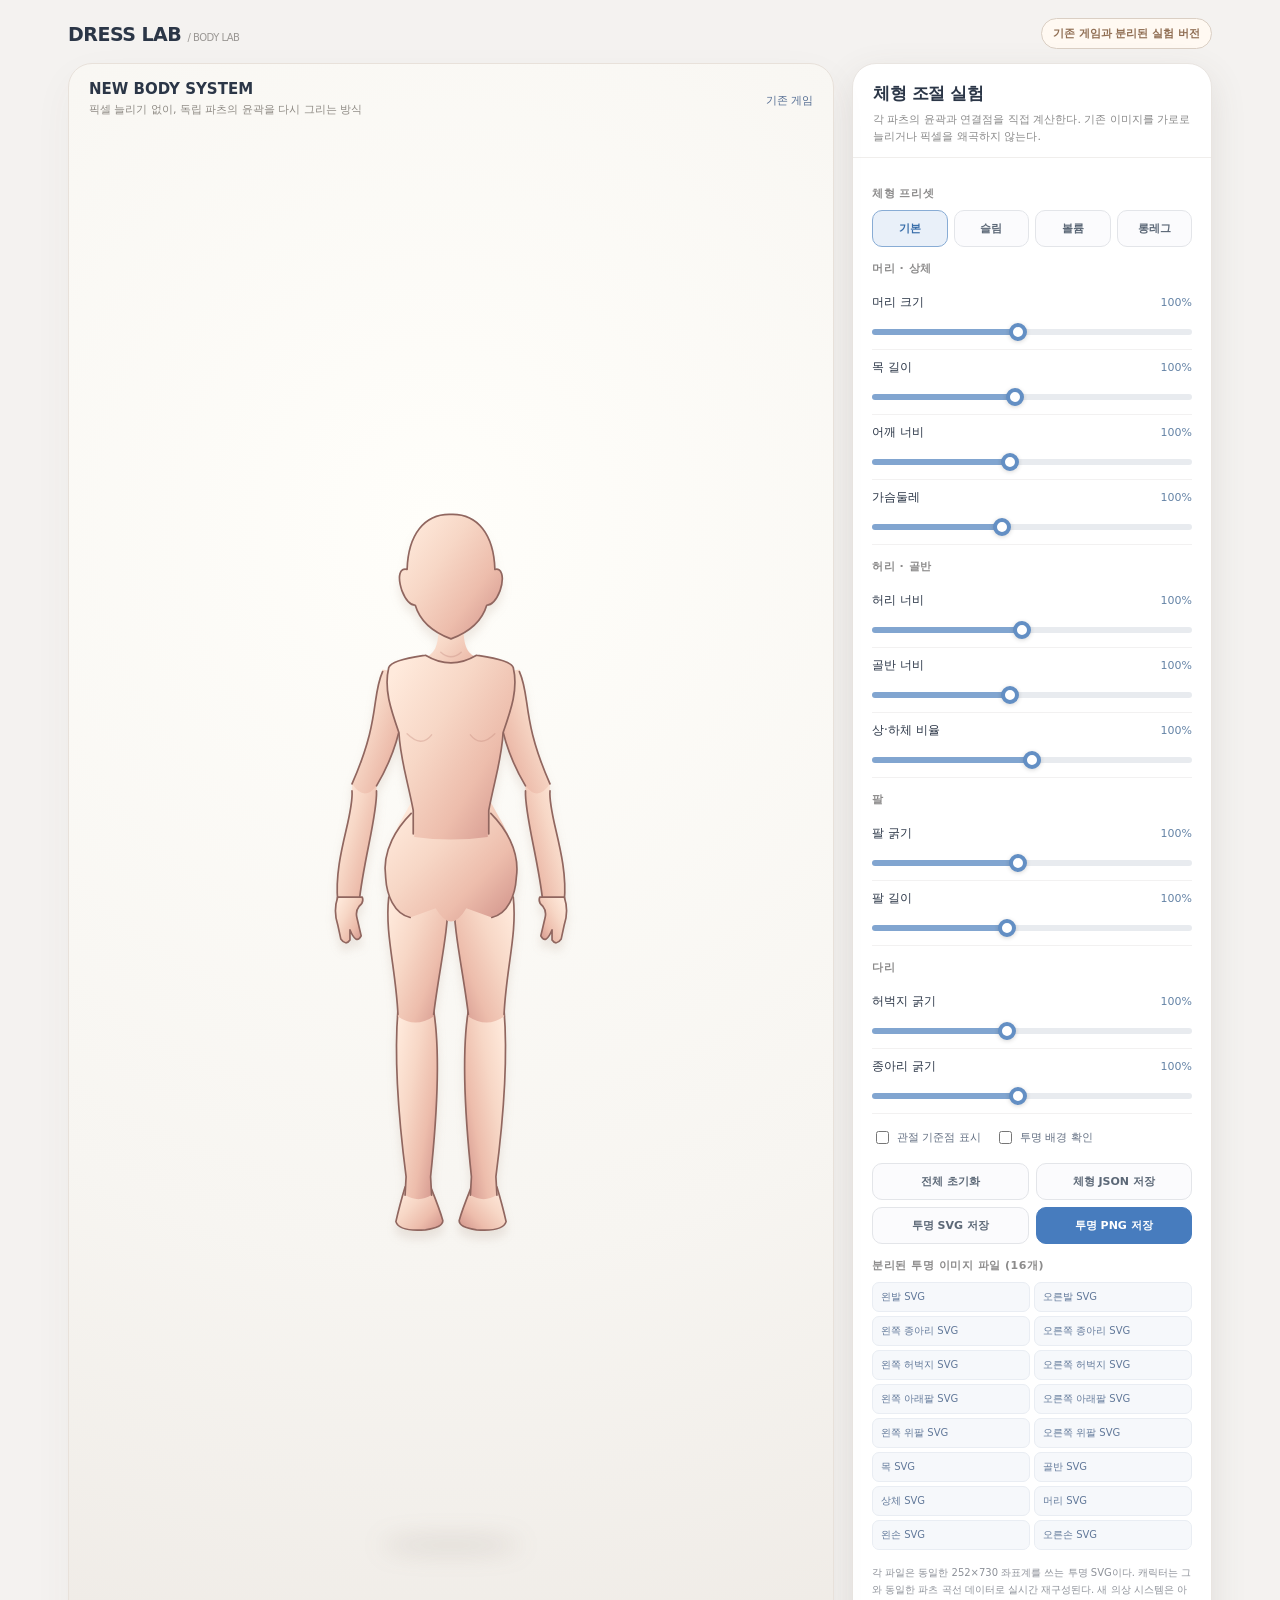
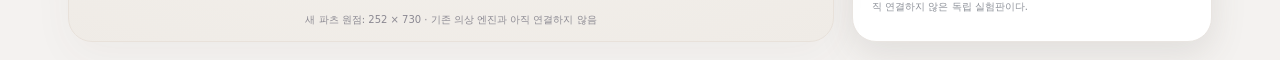
<file: body-lab/index.html>
<!doctype html>
<html lang="ko">
<head><meta charset="UTF-8"><meta name="viewport" content="width=device-width,initial-scale=1,viewport-fit=cover"><meta name="theme-color" content="#f4f2f0"><title>DRESS LAB — 파츠 기반 체형 실험실</title><link rel="stylesheet" href="./style.css"></head>
<body><main class="shell">
<header class="top"><div class="brand">DRESS LAB <span style="font-size:10px;font-weight:500;color:#9a9794">/ BODY LAB</span></div><span class="tag">기존 게임과 분리된 실험 버전</span></header>
<section class="viewer" aria-label="캐릭터 체형 미리보기"><div class="viewer-head"><div><h1>NEW BODY SYSTEM</h1><p>픽셀 늘리기 없이, 독립 파츠의 윤곽을 다시 그리는 방식</p></div><a href="../index.html">기존 게임</a></div>
<div class="stage" id="stage">
<svg id="doll" xmlns="http://www.w3.org/2000/svg" viewBox="0 0 252 730" aria-label="파츠 기반 인형 미리보기" role="img">
<defs><linearGradient id="skin" x1=".1" y1=".04" x2=".98" y2=".8"><stop offset="0" stop-color="#ffeadc"/><stop offset=".38" stop-color="#f7d7c6"/><stop offset=".74" stop-color="#edbdac"/><stop offset="1" stop-color="#d99f94"/></linearGradient></defs>
<g id="pieces"></g><g id="anchors" style="display:none"></g>
</svg></div><div class="footnote">새 파츠 원점: 252 × 730 · 기존 의상 엔진과 아직 연결하지 않음</div></section>
<aside class="panel"><div class="panel-head"><h2>체형 조절 실험</h2><p>각 파츠의 윤곽과 연결점을 직접 계산한다. 기존 이미지를 가로로 늘리거나 픽셀을 왜곡하지 않는다.</p></div>
<div class="tools"><h3 class="section-title">체형 프리셋</h3><div class="presets">
<button type="button" data-preset="default" class="active">기본</button>
<button type="button" data-preset="slim">슬림</button>
<button type="button" data-preset="curvy">볼륨</button>
<button type="button" data-preset="long">롱레그</button></div>
<div id="controls"></div>
<div class="switches"><label><input type="checkbox" id="show-anchors">관절 기준점 표시</label><label><input type="checkbox" id="checker">투명 배경 확인</label></div>
<div class="action"><button type="button" id="reset">전체 초기화</button><button type="button" id="save-json">체형 JSON 저장</button><button type="button" id="save-svg">투명 SVG 저장</button><button type="button" class="main" id="save-png">투명 PNG 저장</button></div>
<h3 class="section-title">분리된 투명 이미지 파일 (16개)</h3><div class="assets" id="assets"></div>
<p class="note">각 파일은 동일한 252×730 좌표계를 쓰는 투명 SVG이다. 캐릭터는 그와 동일한 파츠 곡선 데이터로 실시간 재구성된다. 새 의상 시스템은 아직 연결하지 않은 독립 실험판이다.</p></div></aside>
</main><script src="./geometry.js"></script><script src="./app.js"></script></body></html>
</file>
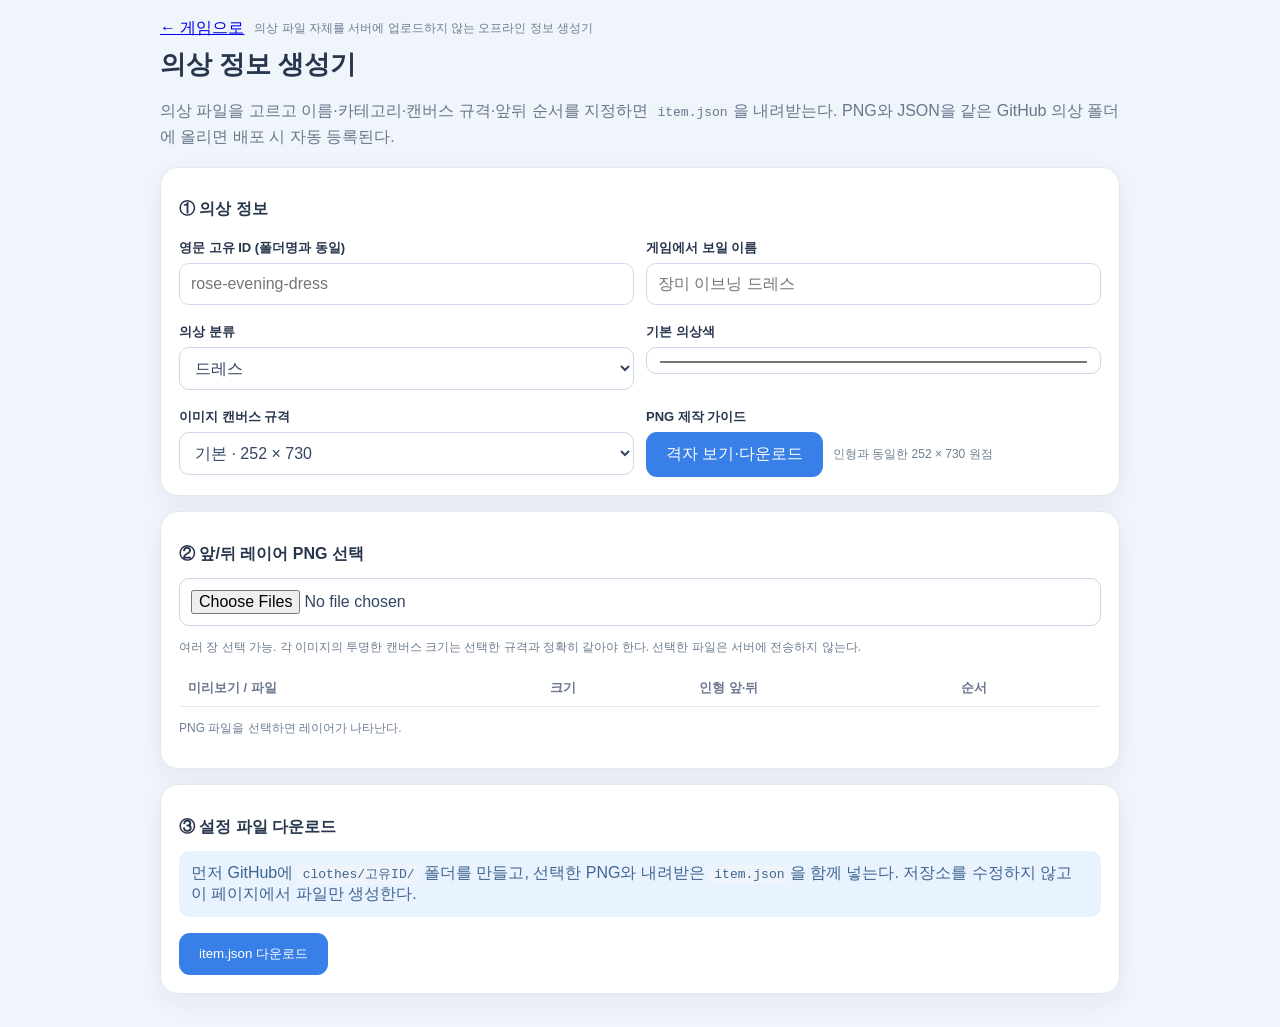
<file: editor.html>
<!doctype html>
<html lang="ko"><head><meta charset="UTF-8"/><meta name="viewport" content="width=device-width,initial-scale=1"/>
<title>DRESS LAB — 의상 정보 생성기</title>
<style>
:root{font-family:-apple-system,BlinkMacSystemFont,"Noto Sans KR",sans-serif;color:#27364d;background:#f0f4fb}*{box-sizing:border-box}
body{margin:0;padding:18px}main{max-width:960px;margin:auto}h1{font-size:26px;margin:8px 0}h2{font-size:16px}
p{color:#69778c;line-height:1.65}.card{background:white;border:1px solid #e1e9f5;border-radius:18px;padding:18px;margin:15px 0;box-shadow:0 8px 24px #213f6810}
.fields{display:grid;grid-template-columns:repeat(2,minmax(0,1fr));gap:12px}
label{font-weight:700;font-size:13px;display:block;margin:6px 0}input,select{width:100%;padding:11px;border:1px solid #cdd9ea;border-radius:10px;font:inherit;background:#fff;color:#344562}
button,.btn{border:0;background:#387fe7;color:white;border-radius:11px;padding:12px 20px;font:700 14px inherit;cursor:pointer;display:inline-block;text-decoration:none}
button:disabled{opacity:.5;cursor:not-allowed}.small{font-size:12px;color:#6d7e91}.notice{background:#e9f3ff;padding:12px;border-radius:10px;color:#40658f}
.grid{width:100%;border-collapse:collapse;font-size:13px}th,td{text-align:left;padding:9px;border-bottom:1px solid #e6eaf1}th{color:#6c7890}
.file{display:flex;align-items:center;gap:8px;min-width:130px}.file img{height:60px;width:55px;object-fit:contain;background:#f5f7fb;border-radius:7px}
.error{color:#ad3333}.okay{color:#237c55}.inline{display:flex;gap:10px;flex-wrap:wrap;align-items:center}
code{background:#eff3fa;padding:2px 5px;border-radius:4px}
@media(max-width:650px){.fields{grid-template-columns:1fr}.card{padding:12px}.grid{font-size:11px}td,th{padding:5px}body{padding:8px}}
</style></head><body><main>
<div class="inline"><a href="index.html">← 게임으로</a><span class="small">의상 파일 자체를 서버에 업로드하지 않는 오프라인 정보 생성기</span></div>
<h1>의상 정보 생성기</h1>
<p>의상 파일을 고르고 이름·카테고리·캔버스 규격·앞뒤 순서를 지정하면 <code>item.json</code>을 내려받는다. PNG와 JSON을 같은 GitHub 의상 폴더에 올리면 배포 시 자동 등록된다.</p>
<section class="card"><h2>① 의상 정보</h2><div class="fields">
<div><label for="itemId">영문 고유 ID (폴더명과 동일)</label><input id="itemId" placeholder="rose-evening-dress" pattern="[a-z][a-z0-9-]*" required /></div>
<div><label for="itemName">게임에서 보일 이름</label><input id="itemName" placeholder="장미 이브닝 드레스" required /></div>
<div><label for="group">의상 분류</label><select id="group">
<option value="dress">드레스</option><option value="upper">이너 상의</option><option value="top">탑</option><option value="vest">조끼</option><option value="outer">아우터</option><option value="skirt">스커트</option><option value="lower">바지</option><option value="socks">양말</option><option value="shoes">신발</option><option value="neck">목 장식</option><option value="waistAccessory">허리 장식</option>
</select></div>
<div><label for="color">기본 의상색</label><input id="color" type="color" value="#808080"/></div>
<div><label for="canvasMode">이미지 캔버스 규격</label><select id="canvasMode"><option value="standard">기본 · 252 × 730</option><option value="expanded">확장 · 504 × 900 (풍성한 드레스·긴 자락)</option></select></div>
<div><label>PNG 제작 가이드</label><div class="inline"><a class="btn" id="guideLink" href="guides/standard-guide.svg" target="_blank" rel="noopener">격자 보기·다운로드</a><span class="small" id="modeHelp">인형과 동일한 252 × 730 원점</span></div></div>
</div></section>
<section class="card"><h2>② 앞/뒤 레이어 PNG 선택</h2>
<input id="images" type="file" accept=".png,image/png" multiple/>
<p class="small">여러 장 선택 가능. 각 이미지의 투명한 캔버스 크기는 선택한 규격과 정확히 같아야 한다. 선택한 파일은 서버에 전송하지 않는다.</p>
<div style="overflow-x:auto"><table class="grid"><thead><tr><th>미리보기 / 파일</th><th>크기</th><th>인형 앞·뒤</th><th>순서</th></tr></thead><tbody id="layers"></tbody></table></div>
<p id="fileStatus" class="small">PNG 파일을 선택하면 레이어가 나타난다.</p></section>
<section class="card"><h2>③ 설정 파일 다운로드</h2>
<div class="notice">먼저 GitHub에 <code>clothes/고유ID/</code> 폴더를 만들고, 선택한 PNG와 내려받은 <code>item.json</code>을 함께 넣는다. 저장소를 수정하지 않고 이 페이지에서 파일만 생성한다.</div>
<p id="status" role="status"></p><button id="export" type="button">item.json 다운로드</button>
</section>
</main><script>
'use strict';
const specs={standard:{w:252,h:730},expanded:{w:504,h:900}};
const $=id=>document.getElementById(id);
const layerRows=[];
$('canvasMode').addEventListener('change',()=>{
 const wide=$('canvasMode').value==='expanded';
 $('guideLink').href='guides/'+(wide?'expanded':'standard')+'-guide.svg';
 $('modeHelp').textContent=wide?'인형 중심은 (252, 0) 기준, 기본 격자는 x=126~378, y=0~730':'인형과 동일한 252 × 730 원점';
 updateStatus();
});
function updateStatus(){
 const spec=specs[$('canvasMode').value];
 const failed=layerRows.filter(x=>x.w!==spec.w || x.h!==spec.h);
 const el=$('fileStatus');
 el.textContent=layerRows.length+'개 선택 · '+spec.w+' × '+spec.h+' 규격 '+(failed.length?failed.length+'개 불일치':'모두 일치');
 el.className=failed.length?'error':'okay';
}
$('images').addEventListener('change',async()=>{
 const parent=$('layers');parent.innerHTML='';layerRows.splice(0);
 for(const [i,file] of Array.from($('images').files||[]).entries()){
   const objectUrl=URL.createObjectURL(file);
   const img=new Image();img.src=objectUrl;
   await new Promise(resolve=>{img.onload=resolve;img.onerror=resolve});
   const w=img.naturalWidth,h=img.naturalHeight;
   const row=document.createElement('tr');
   const cell=document.createElement('td');
   const block=document.createElement('div');block.className='file';
   const thumbnail=document.createElement('img');thumbnail.src=objectUrl;thumbnail.alt='';
   const title=document.createElement('span');title.textContent=file.name;
   block.append(thumbnail,title);cell.append(block);row.append(cell);
   const dim=document.createElement('td');dim.textContent=w+' × '+h;row.append(dim);
   const planeCell=document.createElement('td');
   const plane=document.createElement('select');plane.innerHTML='<option value="front">인형 앞</option><option value="back">인형 뒤</option>';
   if(/back|rear|뒤|후면/i.test(file.name))plane.value='back';
   planeCell.append(plane);row.append(planeCell);
   const orderCell=document.createElement('td');
   const order=document.createElement('input');order.type='number';order.step='1';order.value=String((i+1)*10);order.style.minWidth='75px';
   orderCell.append(order);row.append(orderCell);
   parent.append(row);
   layerRows.push({file,w,h,plane,order,objectUrl});
 }
 updateStatus();
});
$('export').addEventListener('click',()=>{
 const id=$('itemId').value.trim(),name=$('itemName').value.trim();
 const spec=specs[$('canvasMode').value];
 const report=$('status');report.className='error';
 if(!/^[a-z][a-z0-9-]{0,63}$/.test(id)){report.textContent='ID는 영문 소문자로 시작하고 영문·숫자·하이픈만 사용할 수 있다.';return;}
 if(!name){report.textContent='의상 이름을 입력해야 한다.';return;}
 if(!layerRows.length){report.textContent='PNG 파일을 하나 이상 선택해야 한다.';return;}
 if(layerRows.some(x=>x.w!==spec.w||x.h!==spec.h)){report.textContent='선택한 이미지 캔버스 크기가 일치하지 않는다.';return;}
 if(new Set(layerRows.map(x=>x.file.name)).size!==layerRows.length){report.textContent='같은 파일 이름이 중복되어 있다.';return;}
 const data={id,name,group:$('group').value,canvas:$('canvasMode').value,color:$('color').value,
   parts:layerRows.map(row=>({file:row.file.name,plane:row.plane.value,order:Number(row.order.value)||0}))};
 const blob=new Blob([JSON.stringify(data,null,2)+'\n'],{type:'application/json'});
 const url=URL.createObjectURL(blob),a=document.createElement('a');
 a.href=url;a.download='item.json';a.click();
 setTimeout(()=>URL.revokeObjectURL(url),1000);
 report.className='okay';report.textContent='생성 완료. '+id+' 폴더에 PNG와 item.json을 함께 업로드한다.';
});
</script></body></html>
</file>
<file: app/room-navigation.css>
/* Room-navigation prototype for DRESS LAB.
   Non-destructive visual shell: existing doll canvas and edit controls are preserved. */

.room-dock{
  width:min(560px,100%);justify-self:center;display:grid;grid-template-columns:repeat(4,minmax(0,1fr));
  gap:6px;padding:6px;border:1px solid #e3d7dc;border-radius:19px;
  background:#fffcfd;box-shadow:0 5px 20px #66536917;z-index:31;
}
.room-dock button{
  min-width:0;min-height:58px;display:flex;flex-direction:column;align-items:center;
  justify-content:center;gap:3px;border:1px solid transparent;border-radius:14px;
  color:#8e8092;background:transparent;padding:5px 3px;font-weight:760;font-size:11px;
  letter-spacing:-.35px;transition:background .18s,border-color .18s,color .18s,transform .18s;
}
.room-dock button svg{width:23px;height:23px;stroke:currentColor;fill:none;stroke-width:1.8;stroke-linecap:round;stroke-linejoin:round}
.room-dock button[aria-pressed="true"]{
  color:#865778;background:linear-gradient(135deg,#fce8f2,#f2eafc);
  border-color:#e9cfdf;box-shadow:0 2px 9px #b77da51b;
}
.room-dock button:active{transform:scale(.97)}
.room-dock button:focus-visible{outline:2px solid #b379a9;outline-offset:2px}
.room-world{position:absolute;inset:0;z-index:0;overflow:hidden;border-radius:23px;pointer-events:none;background:#f1e0d9}
.room-track{
  position:absolute;inset:0;display:flex;width:400%;height:100%;
  transform:translate3d(0,0,0);
  transition:transform 620ms cubic-bezier(.23,.78,.16,1);
  will-change:transform;
}
.room-scene{position:relative;flex:0 0 25%;overflow:hidden;height:100%;isolation:isolate}
.room-scene::after{
  content:"";position:absolute;inset:auto 0 0;height:27%;z-index:0;
  border-top:5px solid #ffffff87;box-shadow:inset 0 14px 28px #5f495a08;
}
.room-scene .scene-arch{
  position:absolute;left:20%;top:8%;width:60%;height:61%;border-radius:46% 46% 12px 12px;
  box-shadow:0 15px 40px #64506c18,inset 0 0 0 9px #ffffff9c;
}
.room-scene .scene-arch::after{
  content:"";position:absolute;inset:15px;border-radius:inherit;
  border:2px solid #ffffffad;box-shadow:inset 0 9px 19px #4c4b6b0a;
}
.room-scene .scene-furniture{position:absolute;bottom:9%;left:7%;right:7%;height:14%;z-index:1;border-radius:14px 14px 5px 5px;box-shadow:0 13px 30px #56445121}
.room-scene .scene-accent{position:absolute;left:6%;top:24%;height:25%;width:12%;z-index:1;opacity:.7;border-radius:16px}
.room-scene .scene-accent::after{content:"";position:absolute;top:18%;left:700%;width:100%;height:100%;border-radius:inherit;background:inherit;box-shadow:inherit}
.room-scene--reception{background:linear-gradient(180deg,#fff7eb,#f4ded8 73%,#e1c5b8 73%)}
.room-scene--reception::after{background:repeating-linear-gradient(92deg,#e8c6b8 0 44px,#e0bfb2 44px 46px)}
.room-scene--reception .scene-arch{background:linear-gradient(155deg,#fdeacc,#fff8eb 48%,#eed2bc);border:9px solid #fff6e9}
.room-scene--reception .scene-furniture{background:linear-gradient(#b88684 0 14%,#e9b6ac 14% 79%,#bb8787 79%);border:5px solid #e7c3b5}
.room-scene--reception .scene-accent{background:linear-gradient(#b99593,#dfbcab);box-shadow:0 0 0 6px #fff2e7}
.room-scene--care{background:linear-gradient(#e4f3eb,#d1e7df 73%,#b8d2cb 73%)}
.room-scene--care::after{background:repeating-linear-gradient(90deg,#d0e2d9 0 28px,#c6d8cf 28px 30px)}
.room-scene--care .scene-arch{background:linear-gradient(135deg,#f4fffa,#c3e2d9);border:9px solid #f6fffa}
.room-scene--care .scene-furniture{background:linear-gradient(#fbfffb 0 18%,#91b8ad 18% 85%,#73a398 85%);border:5px solid #e4f5ed}
.room-scene--care .scene-accent{background:repeating-linear-gradient(#f9fefb 0 8px,#c4dbd3 8px 15px);box-shadow:0 0 0 6px #f9fffb}
.room-scene--mirror{background:linear-gradient(#efe7ff,#dcd2fa 73%,#c9b5df 73%)}
.room-scene--mirror::after{background:repeating-linear-gradient(90deg,#d6c4e8 0 33px,#ccb9e1 33px 36px)}
.room-scene--mirror .scene-arch{background:radial-gradient(ellipse at 50% 37%,#fcf6ff 0,#e0dafe 45%,#b6a3e1 100%);border:10px solid #ecd6ad;box-shadow:0 0 0 4px #bda0cc,0 15px 35px #65508135}
.room-scene--mirror .scene-furniture{height:9%;bottom:10%;background:linear-gradient(#d7b6df,#b28bc5);border:4px solid #f2e1f4}
.room-scene--mirror .scene-accent{background:radial-gradient(circle,#fffdde 0 26%,transparent 28%);box-shadow:0 0 22px 6px #f9e7ff}
.room-scene--wardrobe{background:linear-gradient(#fce8e9,#f3d4df 73%,#dbb8be 73%)}
.room-scene--wardrobe::after{background:repeating-linear-gradient(90deg,#e6bec3 0 38px,#dcb3bb 38px 40px)}
.room-scene--wardrobe .scene-arch{background:linear-gradient(160deg,#fff4ed,#f1cfda);border:9px solid #fff5f5}
.room-scene--wardrobe .scene-furniture{height:12%;background:linear-gradient(#d1a5ae 0 17%,#f8e7e6 17% 85%,#be929e 85%);border:5px solid #e5bec8}
.room-scene--wardrobe .scene-accent{background:repeating-linear-gradient(#c99bae 0 19%,#f8d2dd 20% 35%,#aa7c9e 36% 56%);box-shadow:0 0 0 5px #fff4f3}
.room-location{
  position:absolute;top:10px;left:12px;z-index:4;display:flex;flex-direction:column;gap:2px;
  padding:8px 13px;border:1px solid #ffffffb9;border-radius:13px;
  background:#fffaf1dd;box-shadow:0 7px 23px #50364a16;max-width:70%;
}
.room-location small{font-size:9px;color:#a57f91;font-weight:800;letter-spacing:1px}
.room-location strong{font-size:17px;line-height:1.15;color:#6b4f67}
.room-location span{font-size:10px;color:#8b7186}
.room-note{
  position:absolute;bottom:54px;left:50%;transform:translateX(-50%);
  width:max-content;max-width:88%;z-index:4;display:flex;align-items:center;gap:8px;
  padding:9px 13px;border-radius:16px;border:1px solid #fff9;
  background:#fffdf3e8;color:#7c6682;text-align:center;font-size:11px;
  line-height:1.4;box-shadow:0 8px 22px #644d6b20;pointer-events:none;
}
.room-note::before{content:"✧";font-size:19px;color:#ad7ba1}
.room-note em{font-style:normal;font-size:9px;color:#a995a2;margin-left:5px}
.room-tools-toggle{display:none}
.room-tools-backdrop{display:none}
.room-panel-close{display:none}
.center-stage>.stage-caption{display:none}
.canvas-bed .art{position:relative;z-index:2}
.canvas-bed:after{z-index:1}
@media (max-width:860px), (max-width:1024px) and (pointer:coarse){
  html,body{background:#f9f2f4}
  .app-shell{height:100dvh;min-height:0;padding:0;gap:0;display:grid;grid-template-rows:auto minmax(0,1fr) auto auto}
  .topbar{min-height:38px;padding:6px 13px;border-bottom:1px solid #e9d8e2;background:#fffbfc;z-index:3}
  .topbar .brand-icon{background:linear-gradient(135deg,#db93be,#94649d);box-shadow:none}
  .topbar .status-pill{background:#fff3f8;border-color:#ead6e1;color:#986a91}
  .topbar .status-pill::before{background:#d5a8c4}
  .workspace{display:block;min-height:0;min-width:0;position:relative;overflow:hidden}
  .center-stage{display:block;height:100%;width:100%;padding:0;overflow:hidden;position:relative}
  .center-stage>.canvas-bed{position:absolute;inset:0;width:100%;height:100%;min-height:0;overflow:hidden;flex:none}
  .canvas-bed .room-world{border-radius:0}
  .canvas-bed:after{display:none}
  .canvas-bed .art,.canvas-bed.wide-outfit .art{
    position:relative;z-index:2;width:auto!important;height:min(91%,740px)!important;
    max-height:100%!important;max-width:94vw!important;object-fit:contain!important;
  }
  .room-location{top:10px;left:10px;padding:8px 11px;max-width:58%}
  .room-location strong{font-size:15px}
  .room-location span{font-size:9px}
  .room-note{bottom:70px;max-width:93%;font-size:10px;padding:7px 10px}
  .center-stage .stage-controls{
    position:absolute;z-index:5;right:9px;top:8px;bottom:auto;left:auto;
    width:108px;max-width:none;display:grid;grid-template-columns:1fr 1fr;gap:4px;
  }
  .center-stage .stage-controls button{
    min-height:37px;border-radius:11px;background:#ffffffd9;color:#7a5c82;
    border:1px solid #e5d6e1;box-shadow:0 4px 12px #614a6b14;font-size:9px;
  }
  .center-stage .stage-controls button span{display:block;font-size:13px;margin:0}
  .room-tools-toggle{
    position:absolute;display:flex;align-items:center;justify-content:center;gap:7px;
    right:11px;bottom:15px;z-index:15;border:1px solid #fff9;background:#f9eff9;
    color:#77527c;padding:10px 16px;min-height:41px;border-radius:15px;
    box-shadow:0 5px 18px #74517030;font-size:12px;font-weight:800;
  }
  body[data-room="reception"] .room-tools-toggle{display:none}
  .room-tools-toggle svg{width:16px;height:16px;fill:none;stroke:currentColor;stroke-width:2;stroke-linecap:round}
  .room-dock{
    width:100%;min-height:71px;border:0;border-top:1px solid #eddde4;
    border-radius:0;gap:5px;padding:5px 8px max(5px,env(safe-area-inset-bottom));
    background:#fffbfd;box-shadow:0 -5px 16px #654a6710;
  }
  .room-dock button{min-height:55px;font-size:10px;gap:3px;border-radius:12px}
  .room-dock button svg{height:21px;width:21px}
  .footer{background:#fffbfd;border-top:1px solid #f0e7ec;min-height:33px;padding:3px}
  body:not([data-room="wardrobe"]) .footer{display:none}
  .footer .done-button{background:linear-gradient(135deg,#b783b3,#8c6397);border-color:#ad82a9;box-shadow:none;max-width:225px}
  .workspace>.sidebar{
    position:fixed;left:10px;right:10px;bottom:calc(76px + env(safe-area-inset-bottom));
    height:min(52dvh,420px);width:auto;min-width:0;min-height:0;z-index:24;
    display:flex;flex-direction:column;padding:9px 10px 10px;border:1px solid #e8d6e1;
    background:#fffafd;border-radius:18px;box-shadow:0 16px 42px #5031484a;
    visibility:hidden;opacity:0;pointer-events:none;transform:translateY(13px);
    transition:opacity .2s,transform .2s,visibility .2s;overflow:hidden;gap:6px;
  }
  .workspace>.sidebar>.segmented{margin-right:25px}
  .workspace>.sidebar>.scroll-card{border-radius:11px}
  .room-panel-close{display:grid;place-items:center;position:absolute;top:10px;right:10px;
    border:0;background:#f4e9f1;color:#775777;border-radius:50%;width:27px;height:27px;
    font-size:19px;line-height:1;z-index:2}
  body.room-tools-open .room-tools-backdrop{
    display:block;position:fixed;inset:0;z-index:20;background:#35263550;
  }
  body.room-tools-open[data-room="care"] .workspace>.left-sidebar,
  body.room-tools-open[data-room="mirror"] .workspace>.left-sidebar,
  body.room-tools-open[data-room="wardrobe"] .workspace>.right-sidebar{
    visibility:visible;opacity:1;pointer-events:auto;transform:translateY(0)
  }
  body[data-room="care"] .left-tabs{grid-template-columns:1fr}
  body[data-room="care"] .left-tabs #tab-body,
  body[data-room="care"] .left-tabs #tab-skin,
  body[data-room="care"] .left-tabs #tab-face{display:none}
  body[data-room="mirror"] .left-tabs{grid-template-columns:repeat(3,minmax(0,1fr))}
  body[data-room="mirror"] .left-tabs #tab-hair{display:none}
}
@media (max-width:860px) and (max-height:520px), (max-width:1024px) and (pointer:coarse) and (max-height:520px){
  .topbar{min-height:29px;padding:3px 11px}
  .room-dock{min-height:56px;padding-top:2px;padding-bottom:max(2px,env(safe-area-inset-bottom))}
  .room-dock button{min-height:47px;font-size:9px}
  .room-dock button svg{width:18px;height:18px}
  .room-note{bottom:50px}
  .room-location{padding:5px 9px}
  .room-location span{display:none}
  .room-tools-toggle{bottom:8px;min-height:34px;padding:7px 11px}
  .workspace>.sidebar{bottom:calc(60px + env(safe-area-inset-bottom));height:min(63dvh,330px)}
  .footer{min-height:28px;padding:2px}
}
@media(prefers-reduced-motion:reduce){
  .room-track,.room-dock button,.workspace>.sidebar{transition:none!important}
}

/* Persistent right-side editor:
   Reuse the original vertical controls, without duplicating their state or handlers.
   Reception is a full-width scene; care keeps its optional hair drawer.
   Mirror and wardrobe always show the existing editor on the right. */

/* Desktop / non-touch wide screens: one right editor, never two sidebars. */
@media (min-width:1025px), (min-width:861px) and (pointer:fine){
  body[data-room] .workspace{
    grid-template-columns:minmax(0,1fr) minmax(260px,355px);
  }
  body[data-room] .workspace>.center-stage{grid-column:1;grid-row:1}
  body[data-room] .workspace>.left-sidebar,
  body[data-room] .workspace>.right-sidebar{grid-column:2;grid-row:1}
  body[data-room="reception"] .workspace>.sidebar{display:none}
  body[data-room="reception"] .workspace>.center-stage{grid-column:1 / -1}
  body[data-room="care"] .workspace>.right-sidebar,
  body[data-room="mirror"] .workspace>.right-sidebar,
  body[data-room="wardrobe"] .workspace>.left-sidebar{display:none}
  body[data-room="care"] .left-tabs{grid-template-columns:1fr}
  body[data-room="care"] .left-tabs #tab-body,
  body[data-room="care"] .left-tabs #tab-skin,
  body[data-room="care"] .left-tabs #tab-face{display:none}
  body[data-room="mirror"] .left-tabs{grid-template-columns:repeat(3,minmax(0,1fr))}
  body[data-room="mirror"] .left-tabs #tab-hair{display:none}
}

/* Portrait phones and touch-screen landscape: slim right column + left-offset doll. */
@media (max-width:860px), (max-width:1024px) and (pointer:coarse){
  body{--room-editor-width:clamp(158px,42vw,340px)}
  .workspace>.sidebar{
    position:absolute;top:0;bottom:0;left:auto;right:0;
    width:var(--room-editor-width);height:auto;min-height:0;
    padding:8px 7px 9px;gap:5px;
    border-radius:16px 0 0 16px;
    background:#fffbfd;box-shadow:-6px 0 19px #58415a22;
    transform:translateX(12px);z-index:12;
  }
  /* The two legacy editors are positioned at the same right-hand location.
     The room chooses which one is visible. */
  body[data-room="mirror"] .workspace>.left-sidebar,
  body[data-room="wardrobe"] .workspace>.right-sidebar{
    visibility:visible;opacity:1;pointer-events:auto;
    transform:translateX(0);
  }
  .workspace>.sidebar>.segmented{margin-right:0}
  .workspace>.sidebar>.scroll-card{min-height:0;flex:1}
  .workspace>.sidebar .room-panel-close{display:none}
  body[data-room="mirror"] .room-tools-toggle,
  body[data-room="wardrobe"] .room-tools-toggle{display:none}
  /* Reserve the right column in the doll's flex layout while leaving the
     sliding background full-width behind the editor. */
  body[data-room="mirror"] .center-stage>.canvas-bed,
  body[data-room="wardrobe"] .center-stage>.canvas-bed{
    padding-right:var(--room-editor-width);
  }
  body[data-room="mirror"] .canvas-bed .art,
  body[data-room="mirror"] .canvas-bed.wide-outfit .art,
  body[data-room="wardrobe"] .canvas-bed .art,
  body[data-room="wardrobe"] .canvas-bed.wide-outfit .art{
    width:auto!important;height:auto!important;
    max-width:calc(100% - 14px)!important;
    max-height:91%!important;object-fit:contain!important;
  }
  body[data-room="mirror"] .room-location,
  body[data-room="wardrobe"] .room-location{
    left:8px;top:8px;padding:6px 8px;
    max-width:calc(100% - var(--room-editor-width) - 88px);
  }
  body[data-room="mirror"] .room-location strong,
  body[data-room="wardrobe"] .room-location strong{font-size:12px}
  body[data-room="mirror"] .room-location span,
  body[data-room="wardrobe"] .room-location span{display:none}
  body[data-room="mirror"] .room-note,
  body[data-room="wardrobe"] .room-note{
    left:calc((100% - var(--room-editor-width)) / 2);
    max-width:calc(100% - var(--room-editor-width) - 16px);
    font-size:9px;
  }
  body[data-room="mirror"] .center-stage .stage-controls,
  body[data-room="wardrobe"] .center-stage .stage-controls{
    right:calc(var(--room-editor-width) + 7px);left:auto;top:8px;
    width:70px;max-width:70px;grid-template-columns:1fr 1fr;gap:3px;
  }
  body[data-room="mirror"] .center-stage .stage-controls button,
  body[data-room="wardrobe"] .center-stage .stage-controls button{
    font-size:0;min-height:31px;padding:3px 0;border-radius:9px;
  }
  body[data-room="mirror"] .center-stage .stage-controls button span,
  body[data-room="wardrobe"] .center-stage .stage-controls button span{
    font-size:16px;line-height:1.2;
  }
  /* Care keeps its old optional bottom drawer instead of a permanent column. */
  body[data-room="care"] .workspace>.left-sidebar{
    position:fixed;top:auto;left:10px;right:10px;
    bottom:calc(76px + env(safe-area-inset-bottom));
    width:auto;height:min(52dvh,420px);
    border-radius:18px;box-shadow:0 16px 42px #5031484a;
    transform:translateY(13px);z-index:24;
    padding:9px 10px 10px;
  }
  body.room-tools-open[data-room="care"] .workspace>.left-sidebar{
    transform:translateY(0);
  }
  body[data-room="care"] .workspace>.left-sidebar>.segmented{margin-right:25px}
  body[data-room="care"] .workspace>.left-sidebar .room-panel-close{display:grid}
}
@media (max-width:860px) and (max-height:520px), (max-width:1024px) and (pointer:coarse) and (max-height:520px){
  body[data-room="care"] .workspace>.left-sidebar{
    bottom:calc(60px + env(safe-area-inset-bottom));
    height:min(63dvh,330px);
  }
  body[data-room="mirror"] .room-note,
  body[data-room="wardrobe"] .room-note{bottom:10px}
}

/* Doll-only enlargement and action cleanup (2026-11-20).
   Keep sidebar positions, widths and controls unchanged.
   Preserve hidden action nodes because the legacy JS binds to their IDs. */
.center-stage > .stage-controls,
.app-shell > .footer {
  display: none !important;
}

/* Enlarge the doll canvas visually without modifying its render resolution,
   outfit coordinates, scene positioning or the editor/sidebar layout. */
.center-stage .canvas-bed > canvas#view {
  transform: scale(1.14);
  transform-origin: 50% 10%;
}

/* On touch devices, the transparent padding of the doll canvas leaves room
   for a larger figure in the existing left-hand preview area. */
@media (max-width:860px), (max-width:1024px) and (pointer:coarse) {
  .center-stage .canvas-bed > canvas#view {
    transform: scale(1.24);
  }
  /* Extended garments need more width, so use a gentler zoom. */
  .center-stage .canvas-bed.wide-outfit > canvas#view {
    transform: scale(1.13);
  }
}

/* Short mobile landscape screens: prevent head/feet from being clipped. */
@media (max-width:860px) and (max-height:520px), (max-width:1024px) and (pointer:coarse) and (max-height:520px) {
  .center-stage .canvas-bed > canvas#view {
    transform: scale(1.12);
  }
  .center-stage .canvas-bed.wide-outfit > canvas#view {
    transform: scale(1.08);
  }
}
</file>
<file: app/care-room.css>
/* DRESS LAB care room: icon dock above, illustrated tool shelf below.
   No instructional panel overlays the doll. Other rooms retain their existing UI. */

.care-room-ui {
  display: none;
  position: absolute;
  inset: 0;
  z-index: 7;
  pointer-events: none;
  color: #725d72;
}
body[data-room="care"] .care-room-ui { display: block; }
body[data-room="care"] .room-location,
body[data-room="care"] .room-note,
body[data-room="care"] .room-tools-toggle,
body[data-room="care"] .room-tools-backdrop { display: none !important; }
/* The old hair editor is retained in source but not shown over the new shelf. */
body[data-room="care"] .workspace > .left-sidebar { display: none !important; }
body[data-room="care"] .workspace > .center-stage { grid-column: 1 / -1 !important; }
.care-room-ui [hidden] { display: none !important; }
.care-visually-hidden {
  position: absolute !important;
  width: 1px !important; height: 1px !important;
  padding: 0 !important; margin: -1px !important;
  border: 0 !important; overflow: hidden !important;
  clip: rect(0,0,0,0) !important; white-space: nowrap !important;
}

/* Category navigation echoes the existing four-room dock. */
.care-header {
  position: absolute;
  top: 8px;
  left: 50%;
  transform: translateX(-50%);
  width: min(450px, calc(100% - 22px));
  padding: 6px;
  border-radius: 19px;
  border: 1px solid #e3d7dc;
  background: #fffcfdf0;
  box-shadow: 0 5px 20px #66536922;
  pointer-events: auto;
  backdrop-filter: blur(8px);
}
.care-category-tabs {
  display: grid;
  grid-template-columns: repeat(3, minmax(0,1fr));
  gap: 6px;
}
.care-category-tabs button {
  display: flex;
  min-width: 0;
  min-height: 58px;
  flex-direction: column;
  align-items: center;
  justify-content: center;
  gap: 4px;
  padding: 5px 3px;
  border: 1px solid transparent;
  border-radius: 14px;
  background: transparent;
  color: #8e8092;
  font-size: 11px;
  font-weight: 760;
  letter-spacing: -.35px;
  white-space: nowrap;
  transition: background .18s, color .18s, border-color .18s, transform .18s;
}
.care-category-tabs button svg {
  display: block;
  width: 23px;
  height: 23px;
  flex: none;
  stroke: currentColor;
  stroke-width: 1.8;
  stroke-linecap: round;
  stroke-linejoin: round;
  fill: none;
}
.care-category-tabs button[aria-selected="true"] {
  color: #865778;
  border-color: #e9cfdf;
  background: linear-gradient(135deg,#fce8f2,#f2eafc);
  box-shadow: 0 2px 9px #b77da51b;
}
.care-category-tabs button:active { transform: scale(.97); }
.care-category-tabs button:focus-visible,
.care-tool:focus-visible,
.care-catalog-trigger:focus-visible,
.care-catalog-dialog button:focus-visible {
  outline: 2px solid #b379a9;
  outline-offset: 2px;
}

/* Low foreground shelf: three illustrated, label-free tool placeholders. */
.care-shelf {
  position: absolute;
  left: 50%;
  bottom: 7px;
  transform: translateX(-50%);
  width: min(440px,calc(100% - 18px));
  height: 110px;
  isolation: isolate;
  pointer-events: auto;
}
.care-shelf-shadow {
  position: absolute;
  left: 5%;
  right: 5%;
  bottom: -3px;
  height: 20px;
  border-radius: 50%;
  background: #5d4a4538;
  filter: blur(10px);
  z-index: 0;
  pointer-events: none;
}
.care-shelf-board {
  position: absolute;
  left: 12px;
  right: 12px;
  bottom: 20px;
  height: 13px;
  border-radius: 10px 10px 4px 4px;
  border: 1px solid #c79f8d;
  background: linear-gradient(180deg,#fff0dc,#edc9b7 58%,#c99888);
  box-shadow: 0 4px 5px #77564836;
  z-index: 1;
  pointer-events: none;
}
.care-shelf-front {
  position: absolute;
  left: 4px;
  right: 4px;
  bottom: 1px;
  height: 24px;
  z-index: 4;
  border: 1px solid #c89d90;
  border-top: 3px solid #fff8e8;
  border-radius: 6px 6px 12px 12px;
  background: linear-gradient(180deg,#e9c4b1 0%,#d4a99d 60%,#b88f85 100%);
  box-shadow: inset 0 -3px 0 #9d77722e,0 7px 13px #68483d30;
  pointer-events: none;
}
.care-shelf-front::after {
  content: "";
  position: absolute;
  left: 6%;
  right: 6%;
  top: 7px;
  height: 1px;
  background: #fff2e68c;
}
.care-tools {
  position: absolute;
  left: 11%;
  right: 11%;
  bottom: 22px;
  height: 85px;
  display: flex;
  align-items: flex-end;
  justify-content: space-evenly;
  gap: 6px;
  z-index: 3;
}
.care-tool {
  position: relative;
  display: flex;
  flex: 0 0 auto;
  width: clamp(52px,15vw,68px);
  height: 84px;
  padding: 0 0 6px;
  justify-content: flex-end;
  flex-direction: column;
  align-items: center;
  border: none;
  border-radius: 13px;
  background: transparent;
  cursor: pointer;
  touch-action: manipulation;
}
.care-tool-art {
  display: grid;
  place-items: center;
  position: relative;
  width: min(56px,100%);
  height: 61px;
  border: 1px solid var(--care-tool-border,#d9b5ae);
  border-radius: 15px 15px 10px 10px;
  background: linear-gradient(155deg,#ffffffc9,var(--care-tool-bg,#f5d9d8));
  box-shadow: inset 0 1px 0 #ffffffdb,inset -4px -4px 10px #ffffff2e,0 5px 10px #4e3e4840;
  color: var(--care-tool-ink,#906679);
  transition: transform .18s,box-shadow .18s,background .18s;
}
.care-tool-art::before {
  content: "";
  position: absolute;
  top: 6px;
  left: 6px;
  width: 7px;
  height: 35%;
  border-radius: 100%;
  background: #fffaf282;
  transform: rotate(9deg);
  pointer-events: none;
}
.care-tool-art svg {
  width: 34px;
  height: 34px;
  stroke: currentColor;
  stroke-width: 1.7;
  stroke-linecap: round;
  stroke-linejoin: round;
  fill: none;
}
.care-tool-base {
  position: absolute;
  left: 15%;
  right: 15%;
  bottom: 0;
  height: 7px;
  border-radius: 50%;
  background: #5b393c48;
  filter: blur(3px);
  z-index: -1;
  pointer-events: none;
}
.care-tool:nth-child(1) { --care-tool-bg: #d2eade; --care-tool-border: #9fc8b6; --care-tool-ink: #498477; }
.care-tool:nth-child(2) { --care-tool-bg: #f9e0cf; --care-tool-border: #ecc5ae; --care-tool-ink: #aa7b69; }
.care-tool:nth-child(3) { --care-tool-bg: #e8dcf1; --care-tool-border: #d2bde2; --care-tool-ink: #866a9c; }
.care-tool:hover .care-tool-art,
.care-tool:focus-visible .care-tool-art { transform: translateY(-4px); }
.care-tool:active .care-tool-art { transform: translateY(-1px) scale(.96); }
.care-tool.is-used .care-tool-art {
  box-shadow: inset 0 1px 0 #fff,0 0 0 2px #c88eaf,0 4px 16px #b884b388;
  transform: translateY(-3px);
}
.care-tool.is-used::after {
  content: "";
  position: absolute;
  top: 3px;
  right: 3px;
  width: 8px;
  height: 8px;
  border: 2px solid #fffdfd;
  border-radius: 50%;
  background: #c28bad;
  box-shadow: 0 1px 4px #92648355;
}
.care-catalog-trigger {
  position: absolute;
  right: 6px;
  bottom: 45px;
  display: grid;
  place-items: center;
  z-index: 5;
  width: 38px;
  height: 38px;
  padding: 7px;
  border-radius: 50%;
  border: 1px solid #e8d0dd;
  background: #fff6fbee;
  color: #996d8f;
  box-shadow: 0 4px 12px #7b576a3f;
}
.care-catalog-trigger svg {
  width: 22px;
  height: 22px;
  stroke: currentColor;
  stroke-width: 1.8;
  stroke-linejoin: round;
  stroke-linecap: round;
  fill: none;
}

/* The catalog remains a non-functional picture-book placeholder. */
.care-catalog-dialog {
  width: min(460px,calc(100vw - 24px));
  max-height: min(85dvh,560px);
  padding: 18px;
  color: #6b5a65;
  border: 1px solid #e5d8df;
  border-radius: 19px;
  background: #fffcf8;
  box-shadow: 0 25px 80px #212d3460;
}
.care-catalog-dialog::backdrop { background: #293b375f; backdrop-filter: blur(3px); }
.care-catalog-head { display: flex; align-items: start; justify-content: space-between; gap: 10px; }
.care-catalog-head small { color: #a68b98; font-size: 9px; letter-spacing: 1px; font-weight: 800; }
.care-catalog-head h2 { margin: 5px 0 12px; color: #775569; font-size: 19px; }
.care-catalog-head button {
  display: grid;
  place-items: center;
  width: 32px;
  height: 32px;
  padding: 5px;
  border: none;
  border-radius: 50%;
  color: #8d6779;
  background: #f6ebf0;
}
.care-catalog-head svg {
  width: 19px;
  height: 19px;
  fill: none;
  stroke: currentColor;
  stroke-width: 2;
  stroke-linecap: round;
}
.care-catalog-grid { display: grid; grid-template-columns: 1fr 1fr; gap: 10px; }
.care-catalog-page {
  position: relative;
  overflow: hidden;
  aspect-ratio: 3 / 4;
  border: 1px dashed #e0ccda;
  border-radius: 12px;
  background: linear-gradient(140deg,#f7e7ef 0%,#fff8f4 45%,#e8e2f2 100%);
}
.care-catalog-page:nth-child(2) { background: linear-gradient(160deg,#ebe7f5,#fff8f4 48%,#f0dfe4); }
.care-catalog-page::before {
  content: "";
  position: absolute;
  top: 24%;
  left: 50%;
  width: 33%;
  aspect-ratio: 1;
  border-radius: 50%;
  background: #e7c6b8a6;
  transform: translateX(-50%);
  box-shadow: 0 0 0 10px #ffffff55;
}
.care-catalog-page::after {
  content: "";
  position: absolute;
  left: 25%;
  bottom: -13%;
  width: 50%;
  height: 50%;
  border-radius: 50% 50% 0 0;
  background: #dac8daa8;
}

/* Narrow displays and short landscape phones keep the shelf in the foreground. */
@media (max-width: 860px), (max-width: 1024px) and (pointer: coarse) {
  .care-header { width: min(450px,calc(100% - 18px)); top: 6px; }
  .care-shelf { bottom: 4px; }
}
@media (max-height: 540px) {
  .care-header { top: 4px; padding: 4px; border-radius: 15px; }
  .care-category-tabs { gap: 4px; }
  .care-category-tabs button { min-height: 48px; gap: 2px; font-size: 10px; padding: 3px 2px; border-radius: 11px; }
  .care-category-tabs button svg { width: 20px; height: 20px; }
  .care-shelf { height: 86px; bottom: 2px; }
  .care-shelf-board { bottom: 17px; height: 10px; }
  .care-shelf-front { height: 20px; }
  .care-tools { height: 70px; bottom: 18px; }
  .care-tool { height: 70px; width: clamp(47px,14vw,60px); padding-bottom: 5px; }
  .care-tool-art { width: min(49px,100%); height: 49px; border-radius: 12px; }
  .care-tool-art svg { width: 28px; height: 28px; }
  .care-catalog-trigger { width: 33px; height: 33px; bottom: 34px; }
}
@media (max-width: 330px) {
  .care-tool { width: 48px; }
  .care-tools { left: 6%; right: 6%; }
  .care-tool-art { width: 45px; }
  .care-catalog-trigger { right: 2px; }
}
@media (prefers-reduced-motion: reduce) {
  .care-category-tabs button,.care-tool-art { transition: none; }
}
</file>
<file: body-lab/style.css>
:root{color-scheme:light;--ink:#2b3647;--muted:#778295;--line:#e6e8ee;--accent:#477cbe}
*{box-sizing:border-box}
html,body{margin:0;min-height:100%;font-family:system-ui,-apple-system,BlinkMacSystemFont,"Noto Sans KR",sans-serif;color:var(--ink);background:#f4f2f0}
body{min-height:100dvh}
button,a,input{font:inherit}
button{cursor:pointer}
button:focus-visible,a:focus-visible,input:focus-visible{outline:2px solid #3979d9;outline-offset:3px}
.shell{max-width:1180px;margin:0 auto;padding:18px;min-height:100dvh;display:grid;grid-template-columns:minmax(0,1fr) 360px;grid-template-rows:auto minmax(0,1fr);column-gap:18px;row-gap:14px}
.top{grid-column:1/-1;display:flex;align-items:center;justify-content:space-between;gap:12px}
.brand{font-size:19px;font-weight:820;letter-spacing:-.5px}
.tag{border:1px solid #dacfc4;background:#fff9f2;border-radius:50px;color:#906e53;font-size:11px;font-weight:750;padding:7px 11px}
.viewer{background:radial-gradient(circle at 48% 29%,#fffefa 0%,#f7f5f1 62%,#efebe6 100%);border:1px solid #e8e1da;box-shadow:0 14px 42px #5b4b3b0b;border-radius:24px;min-height:0;display:flex;flex-direction:column;position:relative;overflow:hidden}
.viewer-head{display:flex;align-items:center;justify-content:space-between;padding:16px 20px 0;gap:8px;z-index:1}
.viewer-head h1{font-size:15px;margin:0}
.viewer-head p{font-size:11px;color:#8e8a84;margin:4px 0}
.viewer-head a{font-size:11px;color:#546d93;text-decoration:none}
.stage{position:relative;flex:1;min-height:370px;display:flex;align-items:center;justify-content:center;margin:0 auto;width:100%;overflow:hidden}
.stage:before{content:"";position:absolute;bottom:4%;left:50%;transform:translateX(-50%);width:140px;height:16px;background:#6e5d4f25;filter:blur(12px);border-radius:50%}
.stage.checker{background-color:#fff;background-image:linear-gradient(45deg,#e9e9e9 25%,transparent 25%),linear-gradient(-45deg,#e9e9e9 25%,transparent 25%),linear-gradient(45deg,transparent 75%,#e9e9e9 75%),linear-gradient(-45deg,transparent 75%,#e9e9e9 75%);background-size:20px 20px;background-position:0 0,0 10px,10px -10px,-10px 0}
#doll{display:block;height:100%;width:100%;max-height:calc(100dvh - 155px);min-height:330px;filter:drop-shadow(0 8px 5px #815e4221)}
.footnote{z-index:1;text-align:center;color:#8b8992;font-size:10px;padding:0 18px 14px}
.panel{background:#fff;border:1px solid #e9e5e1;border-radius:24px;min-height:0;display:flex;flex-direction:column;box-shadow:0 12px 35px #554c4420;overflow:hidden}
.panel-head{padding:18px 20px 12px;border-bottom:1px solid #f0eeec}
.panel-head h2{margin:0;font-size:17px;letter-spacing:-.4px}
.panel-head p{margin:6px 0 0;font-size:11px;line-height:1.55;color:#8a8a8a}
.tools{overflow:auto;padding:14px 19px 26px;overscroll-behavior:contain}
.section-title{font-size:11px;color:#8c8b8b;font-weight:780;letter-spacing:.05em;margin:14px 0 9px}
.presets{display:grid;grid-template-columns:repeat(4,1fr);gap:6px}
.presets button,.action button{min-width:0;border:1px solid #e3e5e9;background:#fbfbfd;color:#5c6877;border-radius:10px;padding:10px 5px;font-size:11px;font-weight:740}
.presets button.active{background:#e9f0f9;border-color:#88acd5;color:#366ca9}
.control{padding:9px 0 10px;border-bottom:1px solid #f2f1f1}
.readout{display:flex;align-items:center;justify-content:space-between;gap:8px;margin-bottom:9px;font-size:12px}
.readout output{font-size:11px;color:#6483a6;font-variant-numeric:tabular-nums}
input[type=range]{appearance:none;-webkit-appearance:none;width:100%;margin:0;background:linear-gradient(90deg,#81a5d0 var(--fill,50%),#e8ebef var(--fill,50%));height:6px;border-radius:20px;cursor:pointer}
input[type=range]::-webkit-slider-thumb{-webkit-appearance:none;appearance:none;width:18px;height:18px;background:white;border:4px solid #638fc4;border-radius:50%;box-shadow:0 1px 4px #3333}
input[type=range]::-moz-range-thumb{width:10px;height:10px;background:white;border:4px solid #638fc4;border-radius:50%}
.switches{display:flex;gap:14px;flex-wrap:wrap;margin-top:14px;color:#647083;font-size:11px}
.switches label{display:flex;align-items:center;gap:5px}
.action{display:grid;grid-template-columns:1fr 1fr;gap:7px;margin-top:16px}
.action button.main{background:#477cbe;color:#fff;border-color:#477cbe}
.assets{display:grid;grid-template-columns:1fr 1fr;gap:4px}
.assets a{font-size:10px;text-decoration:none;color:#617899;background:#f6f8fb;border:1px solid #e9edf3;border-radius:7px;padding:7px 8px;overflow-wrap:anywhere}
.assets a:hover{background:#eaf2fa}
.note{font-size:10px;line-height:1.7;color:#8d9199;margin:14px 0 0}
@media(max-width:760px){
.shell{padding:8px;grid-template-columns:1fr;grid-template-rows:auto auto auto;gap:8px;min-height:100dvh}
.top{padding:6px 6px 0}.brand{font-size:14px}.tag{font-size:10px;padding:5px 9px}
.viewer{height:53dvh;min-height:330px;border-radius:16px}.viewer-head{padding:10px 14px 0}
.viewer-head h1{font-size:12px}.viewer-head p{font-size:9px}
.stage{min-height:0}.stage:before{bottom:0}#doll{height:100%;width:100%;min-height:0;max-height:none}
.footnote{padding:0 8px 7px;font-size:9px}.panel{border-radius:16px;min-height:0}
.panel-head{padding:13px 15px 9px}.panel-head h2{font-size:14px}
.tools{padding:9px 14px 25px}.presets button{padding:9px 3px;font-size:10px}
}
@media(prefers-reduced-motion:reduce){*{scroll-behavior:auto!important;transition:none!important}}
</file>
